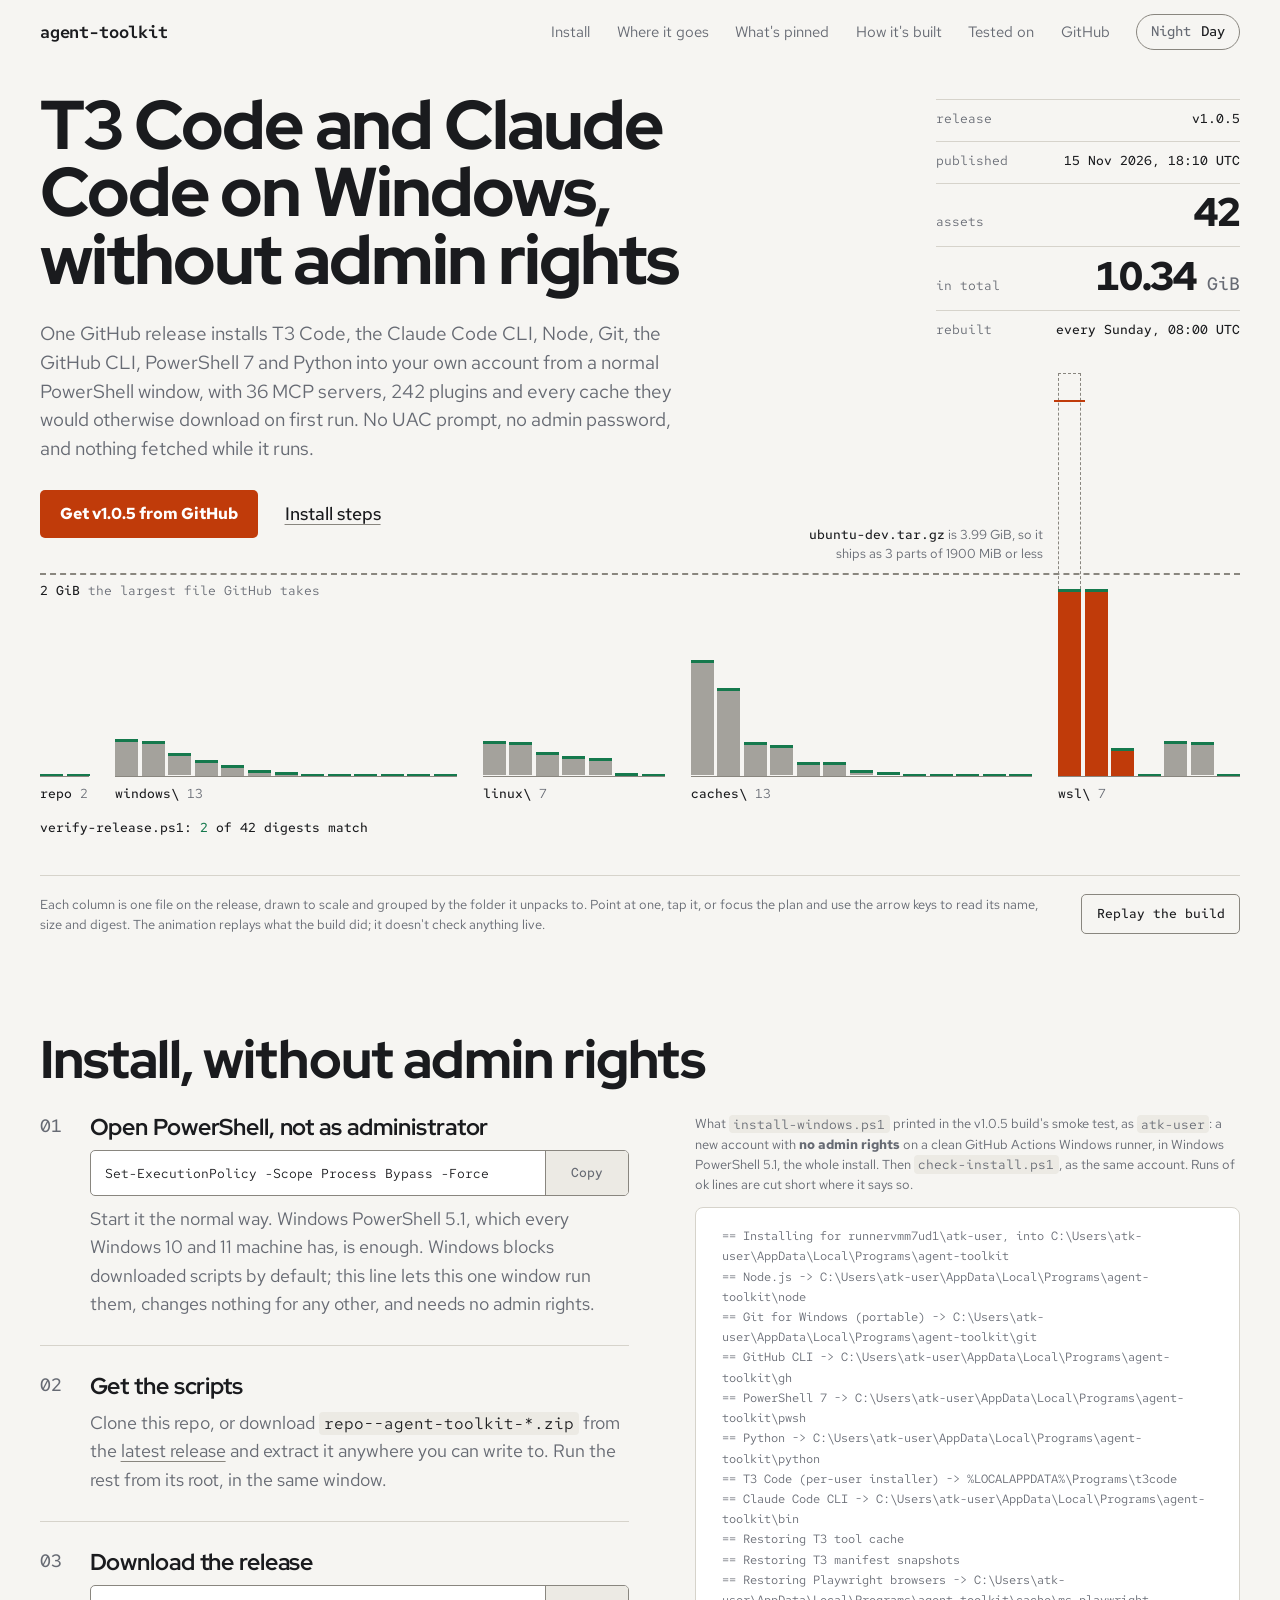
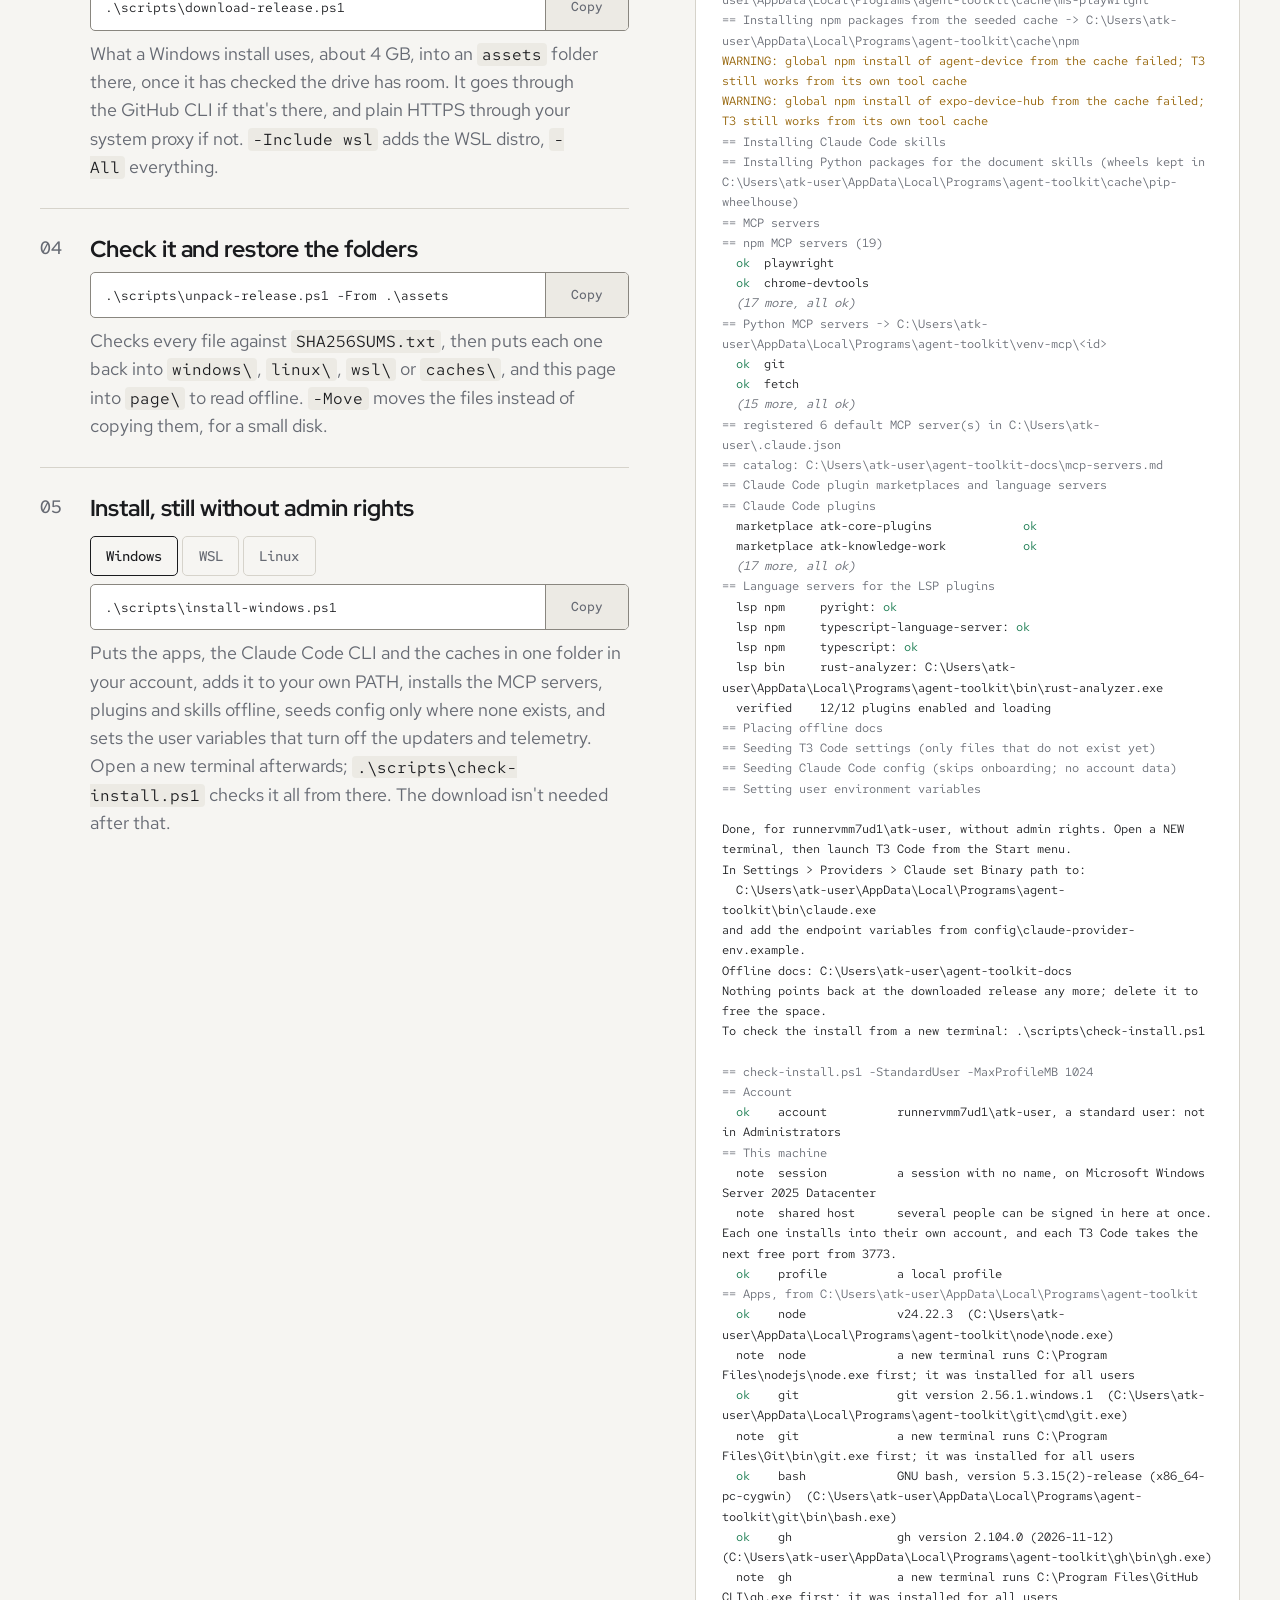
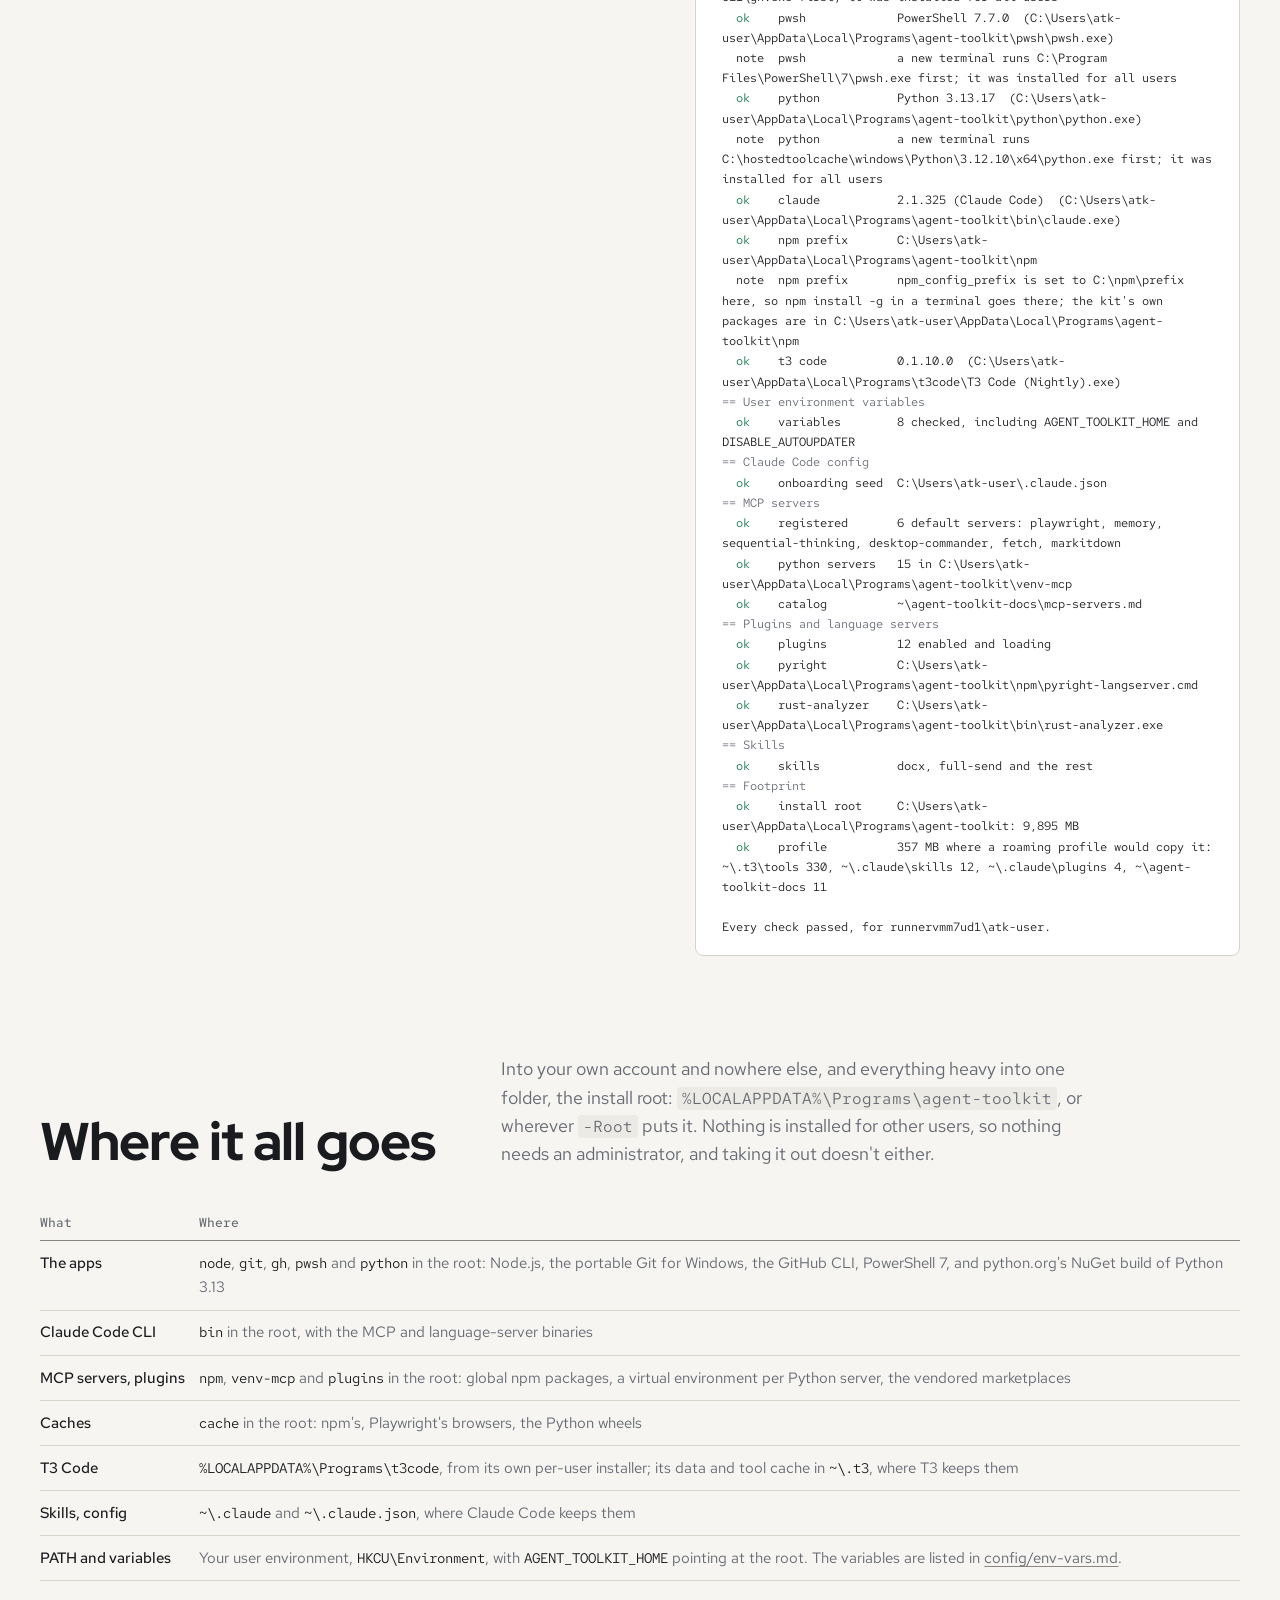
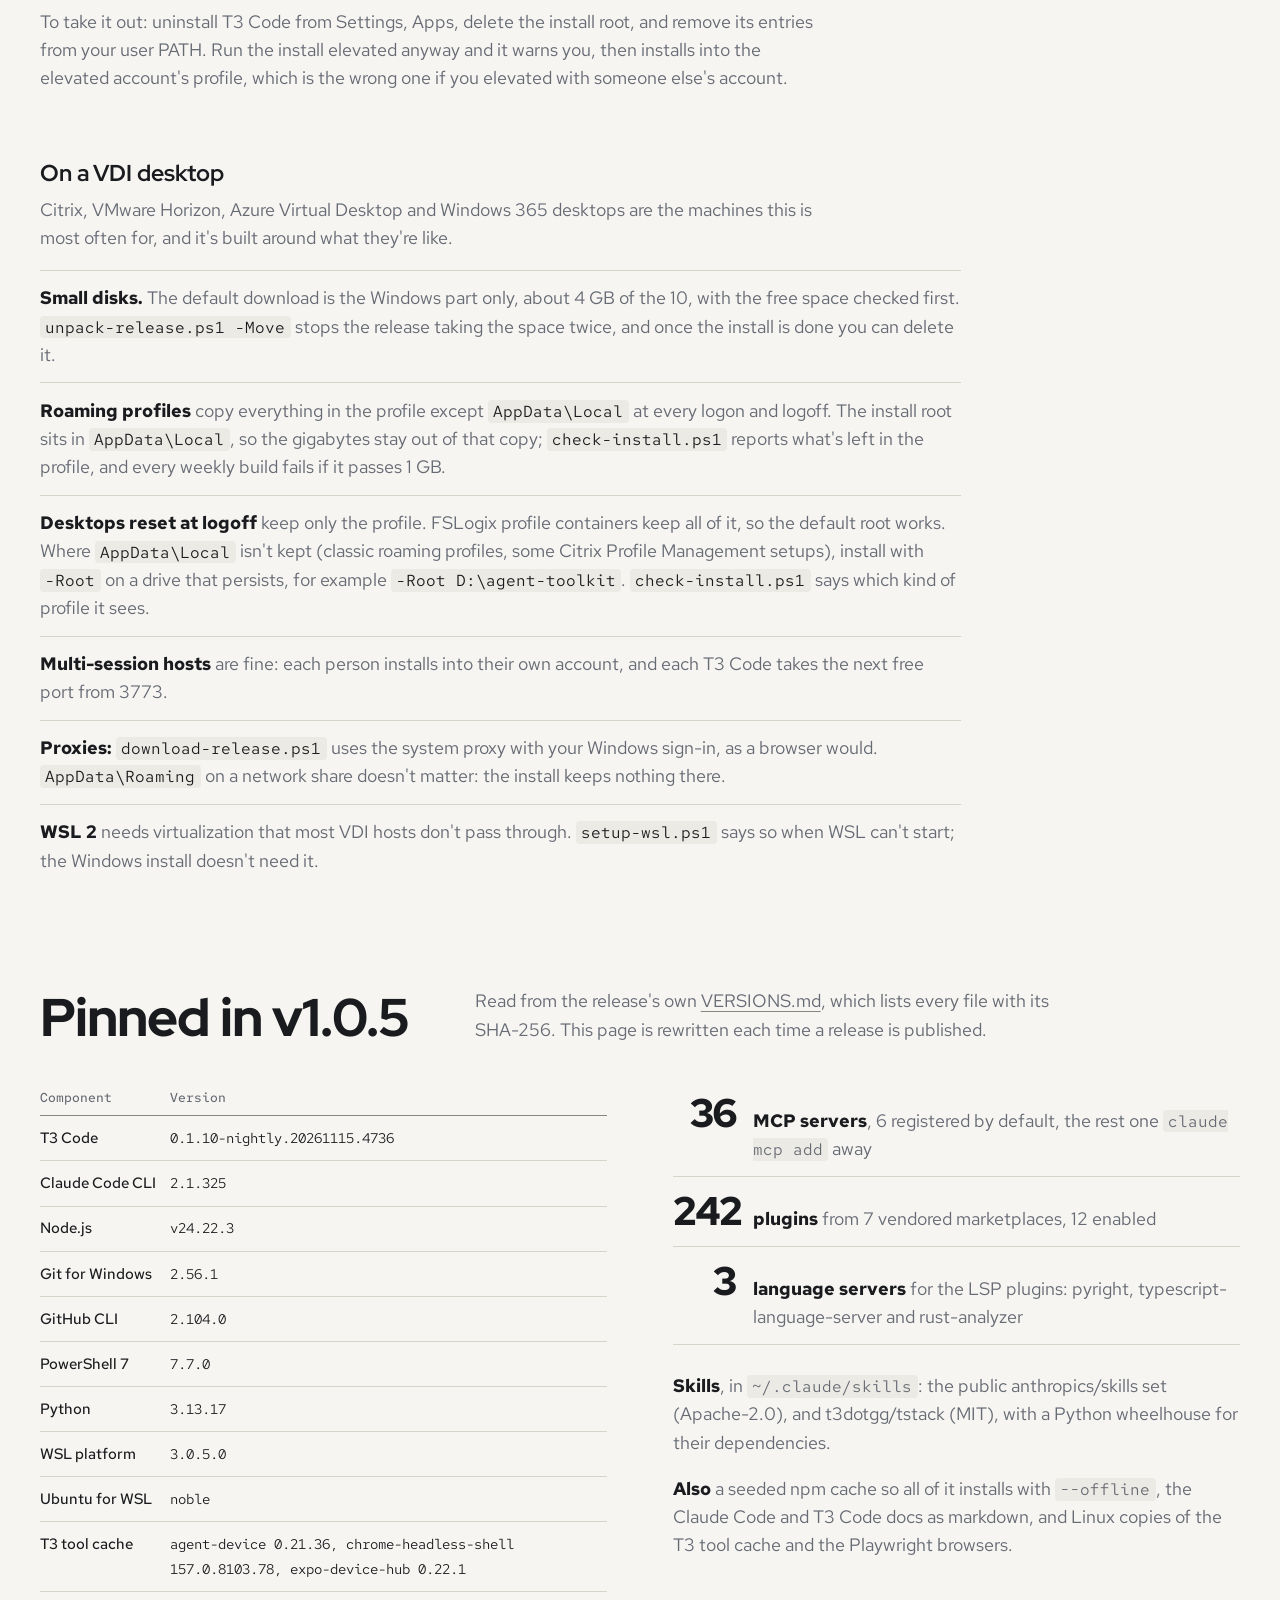
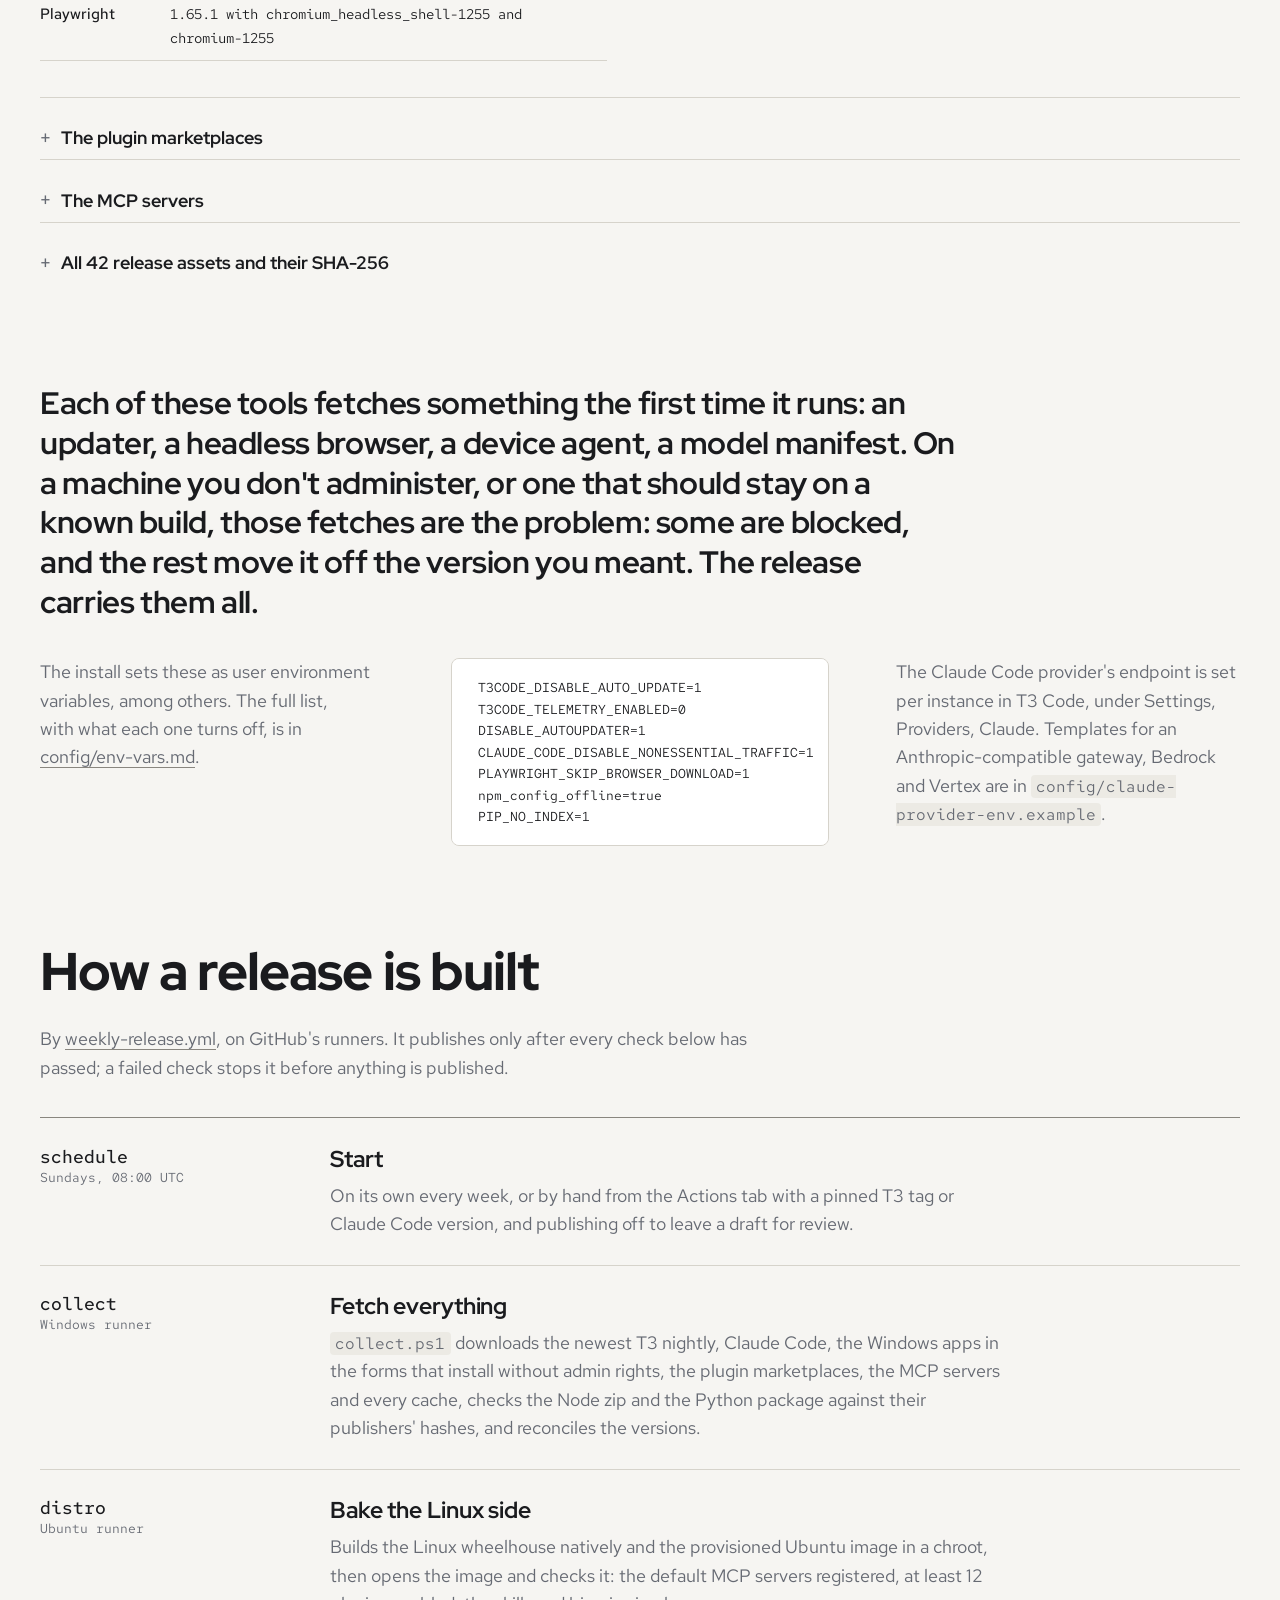
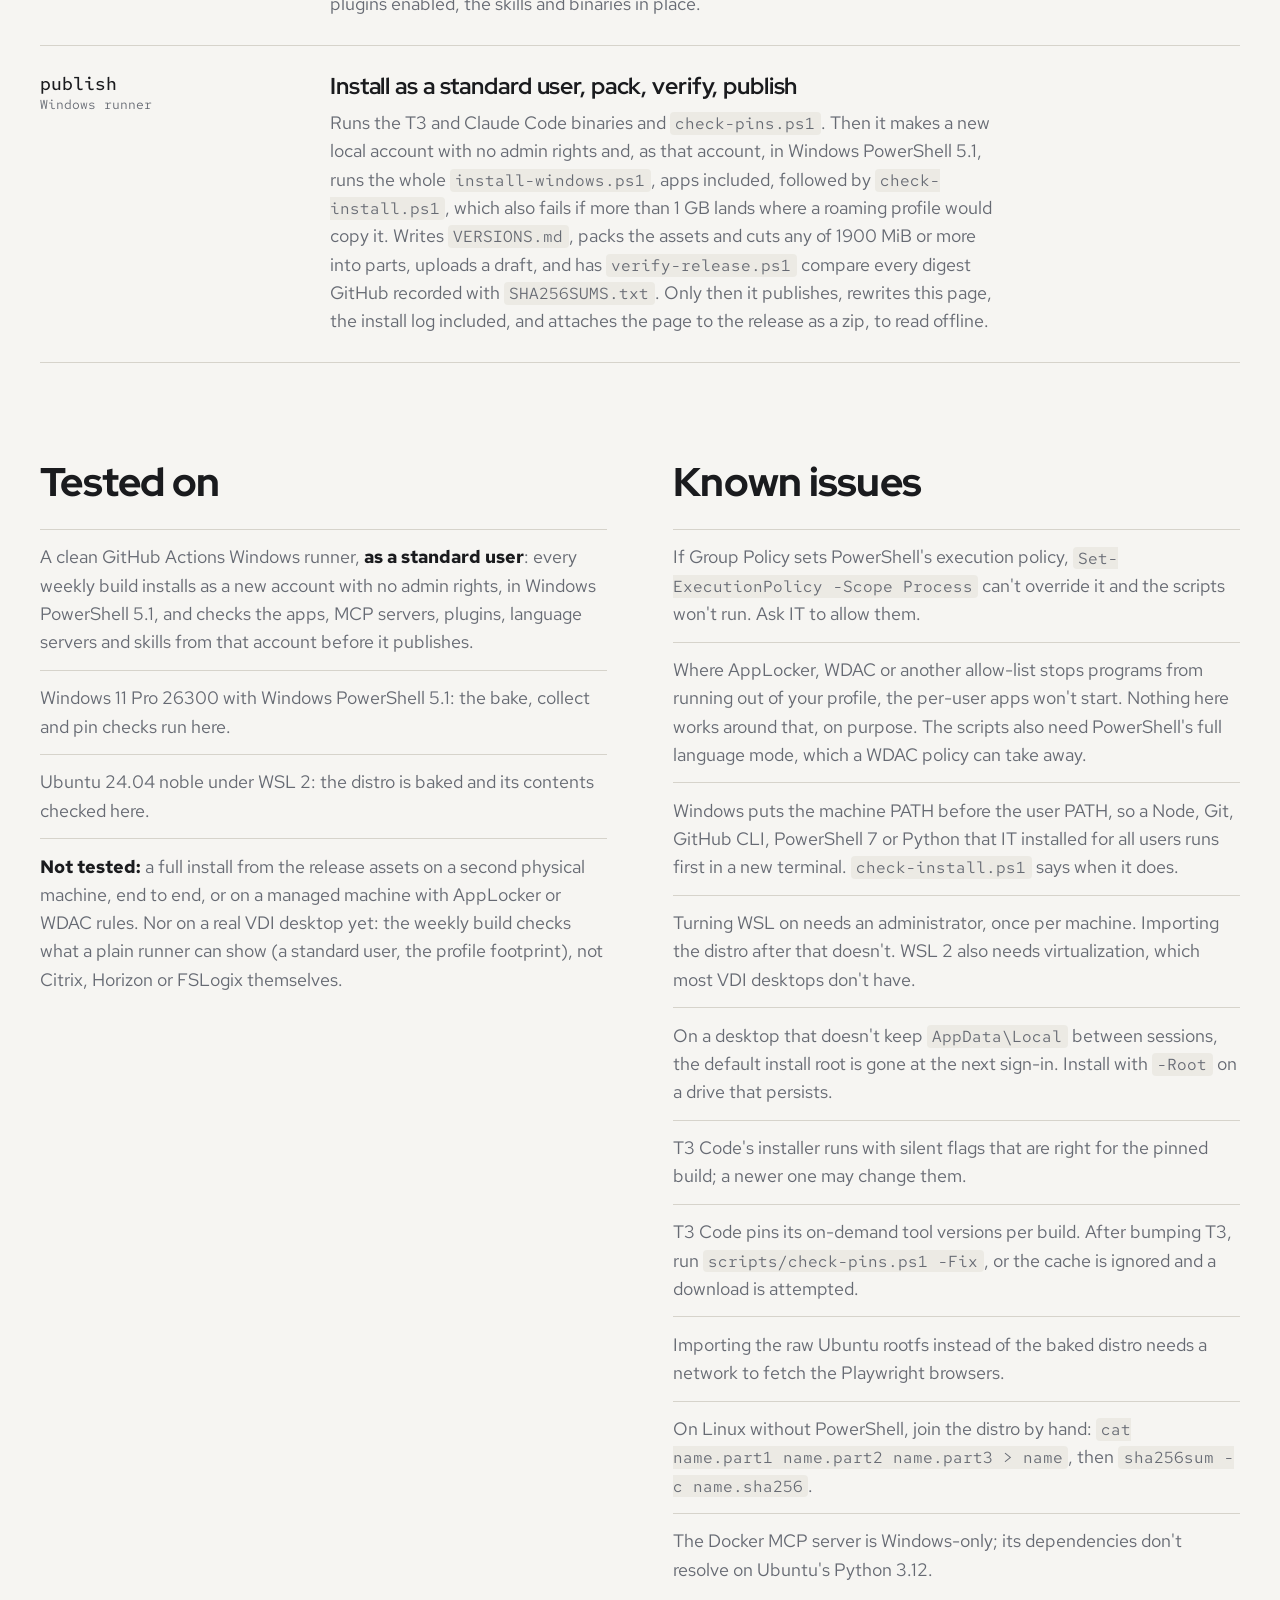
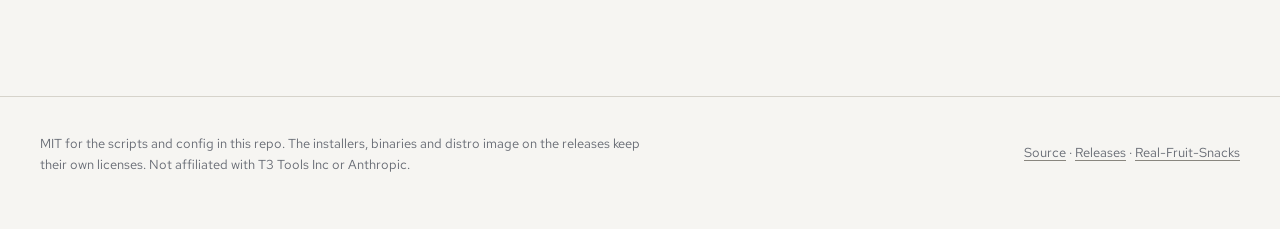
<file: docs/index.html>
<!DOCTYPE html>
<html lang="en">
<head>
<meta charset="UTF-8">
<meta name="viewport" content="width=device-width, initial-scale=1.0">
<title>agent-toolkit: T3 Code and Claude Code on Windows, without admin rights</title>
<meta name="description" content="One GitHub release, rebuilt every Sunday, that installs T3 Code, the Claude Code CLI, Node, Git, the GitHub CLI, PowerShell 7 and Python into your own Windows account from a normal PowerShell: no administrator, no UAC prompt, nothing downloaded while it runs. With MCP servers, plugins, skills and every cache they would otherwise fetch.">
<link rel="canonical" href="https://real-fruit-snacks.github.io/agent-toolkit/">
<meta property="og:title" content="agent-toolkit">
<meta property="og:description" content="T3 Code, Claude Code and the tools around them, installed on Windows without admin rights, from one GitHub release that is rebuilt every Sunday and checked by digest before it ships.">
<meta property="og:type" content="website">
<meta property="og:url" content="https://real-fruit-snacks.github.io/agent-toolkit/">
<meta property="og:image" content="https://real-fruit-snacks.github.io/agent-toolkit/assets/social.png">
<meta property="og:image:width" content="1280">
<meta property="og:image:height" content="640">
<meta property="og:image:alt" content="agent-toolkit's latest release drawn to scale: one column per asset under a 2 GiB line, the Ubuntu distro split into three parts">
<meta name="twitter:card" content="summary_large_image">
<link rel="icon" href="favicon.ico" sizes="32x32">
<link rel="icon" href="icon.svg" type="image/svg+xml">
<link rel="apple-touch-icon" href="apple-touch-icon.png">
<link rel="manifest" href="manifest.webmanifest">
<meta name="theme-color" content="#0C0D10">
<script>
  // A saved theme wins over the system setting. The key is shared with the other RFS pages.
  try { var t = localStorage.getItem('rfs-theme'); if (t === 'nightshift' || t === 'dayshift') document.documentElement.dataset.theme = t; } catch (e) {}
</script>
<link rel="preload" href="fonts/red-hat-display-latin.woff2" as="font" type="font/woff2" crossorigin>
<link rel="preload" href="fonts/red-hat-text-latin.woff2" as="font" type="font/woff2" crossorigin>
<link rel="preload" href="fonts/red-hat-mono-latin.woff2" as="font" type="font/woff2" crossorigin>
<link rel="stylesheet" href="styles.css">
</head>
<body>
<a class="skip" href="#install">Skip to the install steps</a>

<header class="top">
  <div class="wrap">
    <a class="name" href="./" aria-label="agent-toolkit, top of the page">agent-toolkit</a>
    <nav aria-label="Page">
      <a href="#install">Install</a>
      <a href="#where">Where it goes</a>
      <a href="#whats">What's pinned</a>
      <a href="#build">How it's built</a>
      <a href="#tested">Tested on</a>
      <a href="https://github.com/Real-Fruit-Snacks/agent-toolkit">GitHub</a>
    </nav>
    <button class="theme" type="button" id="theme"><span class="sr-only">Theme: </span><span class="t-night">Night</span><span class="t-day">Day</span></button>
  </div>
</header>

<main>
<section class="hero" style="--head:1.9944" aria-labelledby="title">
  <div class="wrap">
    <div class="intro">
      <h1 id="title">T3 Code and Claude Code on Windows, without admin&nbsp;rights</h1>
      <p class="lede">One GitHub release installs T3 Code, the Claude Code CLI, Node, Git, the GitHub CLI, PowerShell&nbsp;7 and Python into your own account from a normal PowerShell window, with <!-- gen:mcp-count -->36<!-- /gen:mcp-count --> MCP servers, <!-- gen:plugin-count -->242<!-- /gen:plugin-count --> plugins and every cache they would otherwise download on first run. No UAC prompt, no admin password, and nothing fetched while it runs.</p>
      <p class="acts"><!-- gen:get --><a class="get" href="https://github.com/Real-Fruit-Snacks/agent-toolkit/releases/tag/v1.0.5">Get v1.0.5 from GitHub</a><!-- /gen:get --> <a class="how" href="#install">Install steps</a></p>
    </div>

    <dl class="label" aria-label="The latest release">
      <!-- gen:label --><div><dt>release</dt><dd>v1.0.5</dd></div><div><dt>published</dt><dd><time datetime="2026-11-15T18:10Z">15 Nov 2026, 18:10 UTC</time></dd></div><div class="big"><dt>assets</dt><dd>42</dd></div><div class="big"><dt>in total</dt><dd>10.34<small>&nbsp;GiB</small></dd></div><!-- /gen:label -->
      <div><dt>rebuilt</dt><dd>every Sunday, 08:00&nbsp;UTC</dd></div>
    </dl>

    <figure class="plan run" id="plan">
      <!-- gen:plan --><div class="stage" style="--head:1.9944;grid-template-columns:1fr 1fr var(--gg) 1fr 1fr 1fr 1fr 1fr 1fr 1fr 1fr 1fr 1fr 1fr 1fr 1fr var(--gg) 1fr 1fr 1fr 1fr 1fr 1fr 1fr var(--gg) 1fr 1fr 1fr 1fr 1fr 1fr 1fr 1fr 1fr 1fr 1fr 1fr 1fr var(--gg) 1fr 1fr 1fr 1fr 1fr 1fr 1fr"><p class="limit"><span>2&nbsp;GiB</span> <span class="std">the largest file GitHub takes</span><span class="over" aria-hidden="true">ubuntu-dev.tar.gz is over it</span></p><p class="note" style="grid-column:1 / 40"><b>ubuntu-dev.tar.gz</b> is 3.99 GiB, so it ships as 3&nbsp;parts of 1900&nbsp;MiB or less</p><span class="ghost" style="grid-column:40;--h1:0.9277;--hw:1.9944" aria-hidden="true"><i style="--at:0.9277"></i></span><ol class="cols" aria-hidden="true"><li class="col" style="--h:0.0004;--i:0;grid-column:1" data-n="repo--agent-toolkit-v1.0.5.zip" data-s="925 KiB" data-d="ee084bd361c7" data-to="the repo itself, for a machine without a clone"></li><li class="col" style="--h:0;--i:1;grid-column:2" data-n="SHA256SUMS.txt" data-s="4.0 KiB" data-d="ceff09eff093" data-to="the SHA-256 of every other asset"></li><li class="col" style="--h:0.1821;--i:2;grid-column:4" data-n="windows--T3-Code-0.1.10-nightly.20261115.4736-x64.exe" data-s="373 MiB" data-d="8188b55dad07" data-to="goes to windows\"></li><li class="col" style="--h:0.1734;--i:3;grid-column:5" data-n="windows--claude-2.1.325-win32-x64.exe" data-s="355 MiB" data-d="87e0cb6ae0f4" data-to="goes to windows\claude-code\"></li><li class="col" style="--h:0.1109;--i:4;grid-column:6" data-n="windows--T3-Code-0.1.10-nightly.20261115.4736-x64.zip" data-s="227 MiB" data-d="694ee25210fd" data-to="goes to windows\"></li><li class="col" style="--h:0.078;--i:5;grid-column:7" data-n="windows--t3-0.1.10-nightly.20261115.4736-win32-x64.zip" data-s="160 MiB" data-d="2a19a5b3b3ee" data-to="goes to windows\"></li><li class="col" style="--h:0.0537;--i:6;grid-column:8" data-n="windows--PowerShell-7.7.0-win-x64.zip" data-s="110 MiB" data-d="7c74e03b20a7" data-to="goes to windows\"></li><li class="col" style="--h:0.028;--i:7;grid-column:9" data-n="windows--PortableGit-2.56.1-64-bit.7z.exe" data-s="57 MiB" data-d="9dd04a608ceb" data-to="goes to windows\"></li><li class="col" style="--h:0.0176;--i:8;grid-column:10" data-n="windows--node-v24.22.3-win-x64.zip" data-s="36 MiB" data-d="e612af99f626" data-to="goes to windows\"></li><li class="col" style="--h:0.0071;--i:9;grid-column:11" data-n="windows--gh_2.104.0_windows_amd64.zip" data-s="14 MiB" data-d="08c06d10482f" data-to="goes to windows\"></li><li class="col" style="--h:0.0069;--i:10;grid-column:12" data-n="windows--python.3.13.17.nupkg" data-s="14 MiB" data-d="dce409744b08" data-to="goes to windows\"></li><li class="col" style="--h:0;--i:11;grid-column:13" data-n="windows--SHASUMS256-node-v24.22.2.txt" data-s="3.1 KiB" data-d="d34bb3c58242" data-to="goes to windows\"></li><li class="col" style="--h:0;--i:12;grid-column:14" data-n="windows--SHASUMS256-node-v24.22.3.txt" data-s="3.1 KiB" data-d="06d17307d84e" data-to="goes to windows\"></li><li class="col" style="--h:0;--i:13;grid-column:15" data-n="windows--SHA256SUMS" data-s="576 bytes" data-d="a08113d8a886" data-to="goes to windows\"></li><li class="col" style="--h:0;--i:14;grid-column:16" data-n="windows--nightly.yml" data-s="439 bytes" data-d="0aa4ca00c7fa" data-to="goes to windows\"></li><li class="col" style="--h:0.1704;--i:15;grid-column:18" data-n="linux--claude-2.1.325-linux-x64" data-s="349 MiB" data-d="0dc4f4a9a165" data-to="goes to linux\claude-code\"></li><li class="col" style="--h:0.164;--i:16;grid-column:19" data-n="linux--claude-2.1.325-linux-x64-musl" data-s="336 MiB" data-d="a5e3bd36dce9" data-to="goes to linux\claude-code\"></li><li class="col" style="--h:0.1176;--i:17;grid-column:20" data-n="linux--T3-Code-Nightly-x86_64.AppImage" data-s="241 MiB" data-d="77dc93008526" data-to="goes to linux\"></li><li class="col" style="--h:0.0966;--i:18;grid-column:21" data-n="linux--T3-Code-0.1.10-nightly.20261115.4736-amd64.deb" data-s="198 MiB" data-d="39554eedf18d" data-to="goes to linux\"></li><li class="col" style="--h:0.0852;--i:19;grid-column:22" data-n="linux--t3-0.1.10-nightly.20261115.4736-linux-x64.tar.gz" data-s="175 MiB" data-d="3e84b6fd1c14" data-to="goes to linux\"></li><li class="col" style="--h:0.0149;--i:20;grid-column:23" data-n="linux--node-v24.22.3-linux-x64.tar.xz" data-s="31 MiB" data-d="4f2b175a6d53" data-to="goes to linux\"></li><li class="col" style="--h:0.007;--i:21;grid-column:24" data-n="linux--gh_2.104.0_linux_amd64.deb" data-s="14 MiB" data-d="f90d578cbc4c" data-to="goes to linux\"></li><li class="col" style="--h:0.5714;--i:22;grid-column:26" data-n="caches--npm-cache.zip" data-s="1.14 GiB" data-d="f146ab3c760c" data-to="unzips to caches\npm-cache\"></li><li class="col" style="--h:0.4357;--i:23;grid-column:27" data-n="caches--pip-wheelhouse.zip" data-s="892 MiB" data-d="12c3ea2b3d48" data-to="unzips to caches\pip-wheelhouse\"></li><li class="col" style="--h:0.1668;--i:24;grid-column:28" data-n="caches--playwright-browsers.zip" data-s="342 MiB" data-d="dddb1d2a1903" data-to="unzips to caches\playwright-browsers\"></li><li class="col" style="--h:0.1497;--i:25;grid-column:29" data-n="caches--playwright-browsers-linux.zip" data-s="306 MiB" data-d="9d703b2b1dfd" data-to="unzips to caches\playwright-browsers-linux\"></li><li class="col" style="--h:0.0693;--i:26;grid-column:30" data-n="caches--t3-tools-win.zip" data-s="142 MiB" data-d="07fe63b14c93" data-to="unzips to caches\t3-tools-win\"></li><li class="col" style="--h:0.0685;--i:27;grid-column:31" data-n="caches--t3-tools-linux.zip" data-s="140 MiB" data-d="d60dd457eb42" data-to="unzips to caches\t3-tools-linux\"></li><li class="col" style="--h:0.0265;--i:28;grid-column:32" data-n="caches--mcp-bin.zip" data-s="54 MiB" data-d="d87b554f0b54" data-to="unzips to caches\mcp-bin\"></li><li class="col" style="--h:0.0156;--i:29;grid-column:33" data-n="caches--lsp-bin.zip" data-s="32 MiB" data-d="57f994d39a76" data-to="unzips to caches\lsp-bin\"></li><li class="col" style="--h:0.0099;--i:30;grid-column:34" data-n="caches--claude-plugins.zip" data-s="20 MiB" data-d="4d43441343ee" data-to="unzips to caches\claude-plugins\"></li><li class="col" style="--h:0.0065;--i:31;grid-column:35" data-n="caches--npm.zip" data-s="13 MiB" data-d="5f4b6c40dd2f" data-to="unzips to caches\npm\"></li><li class="col" style="--h:0.0021;--i:32;grid-column:36" data-n="caches--claude-skills.zip" data-s="4.2 MiB" data-d="5e93833b66ad" data-to="unzips to caches\claude-skills\"></li><li class="col" style="--h:0.0015;--i:33;grid-column:37" data-n="caches--claude-code-docs.zip" data-s="3.2 MiB" data-d="af70a3215f97" data-to="unzips to caches\claude-code-docs\"></li><li class="col" style="--h:0.0001;--i:34;grid-column:38" data-n="caches--t3-userdata.zip" data-s="147 KiB" data-d="9def00485e82" data-to="unzips to caches\t3-userdata\"></li><li class="col part" style="--h:0.9277;--i:35;grid-column:40;--dx:0;--dy:0;--hw:1.9944" data-n="wsl--ubuntu-dev.tar.gz.part1" data-s="1.86 GiB" data-d="bb5f99bfef32" data-to="joined into wsl\ubuntu-dev.tar.gz"></li><li class="col part" style="--h:0.9277;--i:36;grid-column:41;--dx:1;--dy:0.9277;--hw:1.9944" data-n="wsl--ubuntu-dev.tar.gz.part2" data-s="1.86 GiB" data-d="01a1d6f4fc13" data-to="joined into wsl\ubuntu-dev.tar.gz"></li><li class="col part" style="--h:0.139;--i:37;grid-column:42;--dx:2;--dy:1.8555;--hw:1.9944" data-n="wsl--ubuntu-dev.tar.gz.part3" data-s="285 MiB" data-d="584c585eb33e" data-to="joined into wsl\ubuntu-dev.tar.gz"></li><li class="col" style="--h:0;--i:38;grid-column:43" data-n="wsl--ubuntu-dev.tar.gz.sha256" data-s="88 bytes" data-d="c17f0c52d8e8" data-to="checks the joined ubuntu-dev.tar.gz"></li><li class="col" style="--h:0.1713;--i:39;grid-column:44" data-n="wsl--wsl.3.0.5.0.x64.msi" data-s="351 MiB" data-d="2313efc5873e" data-to="goes to wsl\"></li><li class="col" style="--h:0.1661;--i:40;grid-column:45" data-n="wsl--ubuntu-noble-wsl-amd64-wsl.rootfs.tar.gz" data-s="340 MiB" data-d="8251e27ffff3" data-to="goes to wsl\"></li><li class="col" style="--h:0;--i:41;grid-column:46" data-n="wsl--ubuntu-noble-SHA256SUMS" data-s="642 bytes" data-d="337176fdeda3" data-to="goes to wsl\"></li></ol><ol class="groups" aria-hidden="true"><li style="grid-column:1 / 3"><b>repo</b> <span>2</span></li><li style="grid-column:4 / 17"><b>windows\</b> <span>13</span></li><li style="grid-column:18 / 25"><b>linux\</b> <span>7</span></li><li style="grid-column:26 / 39"><b>caches\</b> <span>13</span></li><li style="grid-column:40 / 47"><b>wsl\</b> <span>7</span></li></ol></div><div class="plan-foot" data-pack="Packing v1.0.5: 42 assets, 10.34 GiB" data-done="Release v1.0.5 is consistent: 42 assets, digests match SHA256SUMS.txt." data-over="ubuntu-dev.tar.gz is 3.99 GiB: over GitHub&#x27;s 2 GiB limit" data-split="package-release.ps1 cuts it into 3 parts, plus a .sha256 to check the join" data-count="42"><p class="readout" id="readout" aria-live="polite">Release v1.0.5 is consistent: 42 assets, digests match SHA256SUMS.txt.</p></div><!-- /gen:plan -->
      <figcaption>
        <span>Each column is one file on the release, drawn to scale and grouped by the folder it unpacks to. Point at one, tap it, or focus the plan and use the arrow keys to read its name, size and digest. The animation replays what the build did; it doesn't check anything live.</span>
        <button class="replay" type="button" id="replay">Replay the build</button>
      </figcaption>
    </figure>
  </div>
</section>

<section class="install" id="install" aria-labelledby="install-h">
  <div class="wrap">
    <h2 id="install-h">Install, without admin rights</h2>
    <div class="install-grid">
      <ol class="steps">
        <li>
          <h3>Open PowerShell, not as administrator</h3>
          <div class="cmd"><code>Set-ExecutionPolicy -Scope Process Bypass -Force</code><button class="copy" type="button" data-copy="Set-ExecutionPolicy -Scope Process Bypass -Force">Copy</button></div>
          <p>Start it the normal way. Windows PowerShell 5.1, which every Windows 10 and 11 machine has, is enough. Windows blocks downloaded scripts by default; this line lets this one window run them, changes nothing for any other, and needs no admin rights.</p>
        </li>
        <li>
          <h3>Get the scripts</h3>
          <p>Clone this repo, or download <code>repo--agent-toolkit-*.zip</code> from the <a href="https://github.com/Real-Fruit-Snacks/agent-toolkit/releases/latest">latest release</a> and extract it anywhere you can write to. Run the rest from its root, in the same window.</p>
        </li>
        <li>
          <h3>Download the release</h3>
          <div class="cmd"><code>.\scripts\download-release.ps1</code><button class="copy" type="button" data-copy=".\scripts\download-release.ps1">Copy</button></div>
          <p>What a Windows install uses, about 4&nbsp;GB, into an <code>assets</code> folder there, once it has checked the drive has room. It goes through the GitHub CLI if that's there, and plain HTTPS through your system proxy if not. <code>-Include wsl</code> adds the WSL distro, <code>-All</code> everything.</p>
        </li>
        <li>
          <h3>Check it and restore the folders</h3>
          <div class="cmd"><code>.\scripts\unpack-release.ps1 -From .\assets</code><button class="copy" type="button" data-copy=".\scripts\unpack-release.ps1 -From .\assets">Copy</button></div>
          <p>Checks every file against <code>SHA256SUMS.txt</code>, then puts each one back into <code>windows\</code>, <code>linux\</code>, <code>wsl\</code> or <code>caches\</code>, and this page into <code>page\</code> to read offline. <code>-Move</code> moves the files instead of copying them, for a small disk.</p>
        </li>
        <li id="platforms">
          <h3>Install, still without admin rights</h3>
          <div class="tabs" role="tablist" aria-label="Platform">
            <button type="button" role="tab" id="tab-win" aria-controls="pane-win" aria-selected="true">Windows</button>
            <button type="button" role="tab" id="tab-wsl" aria-controls="pane-wsl" aria-selected="false" tabindex="-1">WSL</button>
            <button type="button" role="tab" id="tab-lin" aria-controls="pane-lin" aria-selected="false" tabindex="-1">Linux</button>
          </div>
          <div class="pane" role="tabpanel" id="pane-win" aria-labelledby="tab-win">
            <div class="cmd"><code>.\scripts\install-windows.ps1</code><button class="copy" type="button" data-copy=".\scripts\install-windows.ps1">Copy</button></div>
            <p>Puts the apps, the Claude Code CLI and the caches in one folder in your account, adds it to your own PATH, installs the MCP servers, plugins and skills offline, seeds config only where none exists, and sets the user variables that turn off the updaters and telemetry. Open a new terminal afterwards; <code>.\scripts\check-install.ps1</code> checks it all from there. The download isn't needed after that.</p>
          </div>
          <div class="pane" role="tabpanel" id="pane-wsl" aria-labelledby="tab-wsl">
            <div class="cmd"><code>.\scripts\setup-wsl.ps1</code><button class="copy" type="button" data-copy=".\scripts\setup-wsl.ps1">Copy</button></div>
            <p>Imports <code>ubuntu-dev</code>, a distro that already has Git, Node, the GitHub CLI and the Claude Code CLI inside it, into your account. With WSL already on the machine, that needs no admin rights. Turning WSL on in the first place does, once: without WSL the script stops and says so, and from an elevated PowerShell it installs WSL from the bundled MSI, after which Windows may want a reboot.</p>
          </div>
          <div class="pane" role="tabpanel" id="pane-lin" aria-labelledby="tab-lin">
            <div class="cmd"><code>sudo bash scripts/install-linux.sh</code><button class="copy" type="button" data-copy="sudo bash scripts/install-linux.sh">Copy</button></div>
            <p>For a standalone Debian or Ubuntu machine, where you do need root, with <code>linux/</code> and <code>caches/</code> restored: installs T3 Code from the <code>.deb</code> and provisions the same tools as the WSL distro.</p>
          </div>
        </li>
      </ol>

      <figure class="log">
        <!-- gen:log --><figcaption>What <code>install-windows.ps1</code> printed in the v1.0.5 build's smoke test, as <code>atk-user</code>: a new account with <strong>no admin rights</strong> on a clean GitHub Actions Windows runner, in Windows PowerShell 5.1, the whole install. Then <code>check-install.ps1</code>, as the same account. Runs of ok lines are cut short where it says so.</figcaption>
<pre><code><span class="h">== Installing for runnervmm7ud1\atk-user, into C:\Users\atk-user\AppData\Local\Programs\agent-toolkit</span>
<span class="h">== Node.js -&gt; C:\Users\atk-user\AppData\Local\Programs\agent-toolkit\node</span>
<span class="h">== Git for Windows (portable) -&gt; C:\Users\atk-user\AppData\Local\Programs\agent-toolkit\git</span>
<span class="h">== GitHub CLI -&gt; C:\Users\atk-user\AppData\Local\Programs\agent-toolkit\gh</span>
<span class="h">== PowerShell 7 -&gt; C:\Users\atk-user\AppData\Local\Programs\agent-toolkit\pwsh</span>
<span class="h">== Python -&gt; C:\Users\atk-user\AppData\Local\Programs\agent-toolkit\python</span>
<span class="h">== T3 Code (per-user installer) -&gt; %LOCALAPPDATA%\Programs\t3code</span>
<span class="h">== Claude Code CLI -&gt; C:\Users\atk-user\AppData\Local\Programs\agent-toolkit\bin</span>
<span class="h">== Restoring T3 tool cache</span>
<span class="h">== Restoring T3 manifest snapshots</span>
<span class="h">== Restoring Playwright browsers -&gt; C:\Users\atk-user\AppData\Local\Programs\agent-toolkit\cache\ms-playwright</span>
<span class="h">== Installing npm packages from the seeded cache -&gt; C:\Users\atk-user\AppData\Local\Programs\agent-toolkit\cache\npm</span>
<span class="w">WARNING: global npm install of agent-device from the cache failed; T3 still works from its own tool cache</span>
<span class="w">WARNING: global npm install of expo-device-hub from the cache failed; T3 still works from its own tool cache</span>
<span class="h">== Installing Claude Code skills</span>
<span class="h">== Installing Python packages for the document skills (wheels kept in C:\Users\atk-user\AppData\Local\Programs\agent-toolkit\cache\pip-wheelhouse)</span>
<span class="h">== MCP servers</span>
<span class="h">== npm MCP servers (19)</span>
  <span class="ok">ok</span>  playwright
  <span class="ok">ok</span>  chrome-devtools
<span class="cut">  (17 more, all ok)</span>
<span class="h">== Python MCP servers -&gt; C:\Users\atk-user\AppData\Local\Programs\agent-toolkit\venv-mcp\&lt;id&gt;</span>
  <span class="ok">ok</span>  git
  <span class="ok">ok</span>  fetch
<span class="cut">  (15 more, all ok)</span>
<span class="h">== registered 6 default MCP server(s) in C:\Users\atk-user\.claude.json</span>
<span class="h">== catalog: C:\Users\atk-user\agent-toolkit-docs\mcp-servers.md</span>
<span class="h">== Claude Code plugin marketplaces and language servers</span>
<span class="h">== Claude Code plugins</span>
  marketplace atk-core-plugins             <span class="ok">ok</span>
  marketplace atk-knowledge-work           <span class="ok">ok</span>
<span class="cut">  (17 more, all ok)</span>
<span class="h">== Language servers for the LSP plugins</span>
  lsp npm     pyright: <span class="ok">ok</span>
  lsp npm     typescript-language-server: <span class="ok">ok</span>
  lsp npm     typescript: <span class="ok">ok</span>
  lsp bin     rust-analyzer: C:\Users\atk-user\AppData\Local\Programs\agent-toolkit\bin\rust-analyzer.exe
  verified    12/12 plugins enabled and loading
<span class="h">== Placing offline docs</span>
<span class="h">== Seeding T3 Code settings (only files that do not exist yet)</span>
<span class="h">== Seeding Claude Code config (skips onboarding; no account data)</span>
<span class="h">== Setting user environment variables</span>

Done, for runnervmm7ud1\atk-user, without admin rights. Open a NEW terminal, then launch T3 Code from the Start menu.
In Settings &gt; Providers &gt; Claude set Binary path to:
  C:\Users\atk-user\AppData\Local\Programs\agent-toolkit\bin\claude.exe
and add the endpoint variables from config\claude-provider-env.example.
Offline docs: C:\Users\atk-user\agent-toolkit-docs
Nothing points back at the downloaded release any more; delete it to free the space.
To check the install from a new terminal: .\scripts\check-install.ps1

<span class="h">== check-install.ps1 -StandardUser -MaxProfileMB 1024</span>
<span class="h">== Account</span>
  <span class="ok">ok</span>    account          runnervmm7ud1\atk-user, a standard user: not in Administrators
<span class="h">== This machine</span>
  note  session          a session with no name, on Microsoft Windows Server 2025 Datacenter
  note  shared host      several people can be signed in here at once. Each one installs into their own account, and each T3 Code takes the next free port from 3773.
  <span class="ok">ok</span>    profile          a local profile
<span class="h">== Apps, from C:\Users\atk-user\AppData\Local\Programs\agent-toolkit</span>
  <span class="ok">ok</span>    node             v24.22.3  (C:\Users\atk-user\AppData\Local\Programs\agent-toolkit\node\node.exe)
  note  node             a new terminal runs C:\Program Files\nodejs\node.exe first; it was installed for all users
  <span class="ok">ok</span>    git              git version 2.56.1.windows.1  (C:\Users\atk-user\AppData\Local\Programs\agent-toolkit\git\cmd\git.exe)
  note  git              a new terminal runs C:\Program Files\Git\bin\git.exe first; it was installed for all users
  <span class="ok">ok</span>    bash             GNU bash, version 5.3.15(2)-release (x86_64-pc-cygwin)  (C:\Users\atk-user\AppData\Local\Programs\agent-toolkit\git\bin\bash.exe)
  <span class="ok">ok</span>    gh               gh version 2.104.0 (2026-11-12)  (C:\Users\atk-user\AppData\Local\Programs\agent-toolkit\gh\bin\gh.exe)
  note  gh               a new terminal runs C:\Program Files\GitHub CLI\gh.exe first; it was installed for all users
  <span class="ok">ok</span>    pwsh             PowerShell 7.7.0  (C:\Users\atk-user\AppData\Local\Programs\agent-toolkit\pwsh\pwsh.exe)
  note  pwsh             a new terminal runs C:\Program Files\PowerShell\7\pwsh.exe first; it was installed for all users
  <span class="ok">ok</span>    python           Python 3.13.17  (C:\Users\atk-user\AppData\Local\Programs\agent-toolkit\python\python.exe)
  note  python           a new terminal runs C:\hostedtoolcache\windows\Python\3.12.10\x64\python.exe first; it was installed for all users
  <span class="ok">ok</span>    claude           2.1.325 (Claude Code)  (C:\Users\atk-user\AppData\Local\Programs\agent-toolkit\bin\claude.exe)
  <span class="ok">ok</span>    npm prefix       C:\Users\atk-user\AppData\Local\Programs\agent-toolkit\npm
  note  npm prefix       npm_config_prefix is set to C:\npm\prefix here, so npm install -g in a terminal goes there; the kit&#x27;s own packages are in C:\Users\atk-user\AppData\Local\Programs\agent-toolkit\npm
  <span class="ok">ok</span>    t3 code          0.1.10.0  (C:\Users\atk-user\AppData\Local\Programs\t3code\T3 Code (Nightly).exe)
<span class="h">== User environment variables</span>
  <span class="ok">ok</span>    variables        8 checked, including AGENT_TOOLKIT_HOME and DISABLE_AUTOUPDATER
<span class="h">== Claude Code config</span>
  <span class="ok">ok</span>    onboarding seed  C:\Users\atk-user\.claude.json
<span class="h">== MCP servers</span>
  <span class="ok">ok</span>    registered       6 default servers: playwright, memory, sequential-thinking, desktop-commander, fetch, markitdown
  <span class="ok">ok</span>    python servers   15 in C:\Users\atk-user\AppData\Local\Programs\agent-toolkit\venv-mcp
  <span class="ok">ok</span>    catalog          ~\agent-toolkit-docs\mcp-servers.md
<span class="h">== Plugins and language servers</span>
  <span class="ok">ok</span>    plugins          12 enabled and loading
  <span class="ok">ok</span>    pyright          C:\Users\atk-user\AppData\Local\Programs\agent-toolkit\npm\pyright-langserver.cmd
  <span class="ok">ok</span>    rust-analyzer    C:\Users\atk-user\AppData\Local\Programs\agent-toolkit\bin\rust-analyzer.exe
<span class="h">== Skills</span>
  <span class="ok">ok</span>    skills           docx, full-send and the rest
<span class="h">== Footprint</span>
  <span class="ok">ok</span>    install root     C:\Users\atk-user\AppData\Local\Programs\agent-toolkit: 9,895 MB
  <span class="ok">ok</span>    profile          357 MB where a roaming profile would copy it: ~\.t3\tools 330, ~\.claude\skills 12, ~\.claude\plugins 4, ~\agent-toolkit-docs 11

Every check passed, for runnervmm7ud1\atk-user.</code></pre><!-- /gen:log -->
      </figure>
    </div>
  </div>
</section>

<section class="where" id="where" aria-labelledby="where-h">
  <div class="wrap">
    <div class="where-head">
      <h2 id="where-h">Where it all goes</h2>
      <p>Into your own account and nowhere else, and everything heavy into one folder, the install root: <code>%LOCALAPPDATA%\<wbr>Programs\<wbr>agent-toolkit</code>, or wherever <code>-Root</code> puts it. Nothing is installed for other users, so nothing needs an administrator, and taking it out doesn't either.</p>
    </div>
    <div class="scroll"><table class="paths">
      <caption class="sr-only">What the install puts where</caption>
      <thead><tr><th scope="col">What</th><th scope="col">Where</th></tr></thead>
      <tbody>
        <tr><th scope="row">The apps</th><td><code>node</code>, <code>git</code>, <code>gh</code>, <code>pwsh</code> and <code>python</code> in the root: Node.js, the portable Git for Windows, the GitHub CLI, PowerShell&nbsp;7, and python.org's NuGet build of Python 3.13</td></tr>
        <tr><th scope="row">Claude Code CLI</th><td><code>bin</code> in the root, with the MCP and language-server binaries</td></tr>
        <tr><th scope="row">MCP servers, plugins</th><td><code>npm</code>, <code>venv-mcp</code> and <code>plugins</code> in the root: global npm packages, a virtual environment per Python server, the vendored marketplaces</td></tr>
        <tr><th scope="row">Caches</th><td><code>cache</code> in the root: npm's, Playwright's browsers, the Python wheels</td></tr>
        <tr><th scope="row">T3 Code</th><td><code>%LOCALAPPDATA%\<wbr>Programs\<wbr>t3code</code>, from its own per-user installer; its data and tool cache in <code>~\<wbr>.t3</code>, where T3 keeps them</td></tr>
        <tr><th scope="row">Skills, config</th><td><code>~\<wbr>.claude</code> and <code>~\<wbr>.claude.json</code>, where Claude Code keeps them</td></tr>
        <tr><th scope="row">PATH and variables</th><td>Your user environment, <code>HKCU\<wbr>Environment</code>, with <code>AGENT_TOOLKIT_HOME</code> pointing at the root. The variables are listed in <a href="https://github.com/Real-Fruit-Snacks/agent-toolkit/blob/main/config/env-vars.md">config/env-vars.md</a>.</td></tr>
      </tbody>
    </table></div>
    <p class="where-foot">To take it out: uninstall T3 Code from Settings, Apps, delete the install root, and remove its entries from your user PATH. Run the install elevated anyway and it warns you, then installs into the elevated account's profile, which is the wrong one if you elevated with someone else's account.</p>

    <div class="vdi">
      <h3 id="vdi">On a VDI desktop</h3>
      <p>Citrix, VMware Horizon, Azure Virtual Desktop and Windows&nbsp;365 desktops are the machines this is most often for, and it's built around what they're like.</p>
      <ul class="plain">
        <li><strong>Small disks.</strong> The default download is the Windows part only, about 4&nbsp;GB of the 10, with the free space checked first. <code>unpack-release.ps1 -Move</code> stops the release taking the space twice, and once the install is done you can delete it.</li>
        <li><strong>Roaming profiles</strong> copy everything in the profile except <code>AppData\Local</code> at every logon and logoff. The install root sits in <code>AppData\Local</code>, so the gigabytes stay out of that copy; <code>check-install.ps1</code> reports what's left in the profile, and every weekly build fails if it passes 1&nbsp;GB.</li>
        <li><strong>Desktops reset at logoff</strong> keep only the profile. FSLogix profile containers keep all of it, so the default root works. Where <code>AppData\Local</code> isn't kept (classic roaming profiles, some Citrix Profile Management setups), install with <code>-Root</code> on a drive that persists, for example <code>-Root D:\agent-toolkit</code>. <code>check-install.ps1</code> says which kind of profile it sees.</li>
        <li><strong>Multi-session hosts</strong> are fine: each person installs into their own account, and each T3 Code takes the next free port from 3773.</li>
        <li><strong>Proxies:</strong> <code>download-release.ps1</code> uses the system proxy with your Windows sign-in, as a browser would. <code>AppData\Roaming</code> on a network share doesn't matter: the install keeps nothing there.</li>
        <li><strong>WSL&nbsp;2</strong> needs virtualization that most VDI hosts don't pass through. <code>setup-wsl.ps1</code> says so when WSL can't start; the Windows install doesn't need it.</li>
      </ul>
    </div>
  </div>
</section>

<section class="whats" id="whats">
  <div class="wrap">
    <div class="whats-head">
      <h2>Pinned in v1.0.5</h2>
      <p>Read from the release's own <a href="https://github.com/Real-Fruit-Snacks/agent-toolkit/blob/main/VERSIONS.md">VERSIONS.md</a>, which lists every file with its SHA-256. This page is rewritten each time a release is published.</p>
    </div>
    <div class="whats-grid">
      <table class="pins">
        <caption class="sr-only">Pinned versions</caption>
        <thead><tr><th scope="col">Component</th><th scope="col">Version</th></tr></thead>
        <!-- gen:pins --><tbody><tr><th scope="row">T3 Code</th><td><code>0.1.10-nightly.20261115.4736</code></td></tr><tr><th scope="row">Claude Code CLI</th><td><code>2.1.325</code></td></tr><tr><th scope="row">Node.js</th><td><code>v24.22.3</code></td></tr><tr><th scope="row">Git for Windows</th><td><code>2.56.1</code></td></tr><tr><th scope="row">GitHub CLI</th><td><code>2.104.0</code></td></tr><tr><th scope="row">PowerShell 7</th><td><code>7.7.0</code></td></tr><tr><th scope="row">Python</th><td><code>3.13.17</code></td></tr><tr><th scope="row">WSL platform</th><td><code>3.0.5.0</code></td></tr><tr><th scope="row">Ubuntu for WSL</th><td><code>noble</code></td></tr><tr><th scope="row">T3 tool cache</th><td><code>agent-device 0.21.36, chrome-headless-shell 157.0.8103.78, expo-device-hub 0.22.1</code></td></tr><tr><th scope="row">Playwright</th><td><code>1.65.1 with chromium_headless_shell-1255 and chromium-1255</code></td></tr></tbody><!-- /gen:pins -->
      </table>
      <div class="bundle">
        <ul class="qtys">
          <!-- gen:counts --><li><b class="qty">36</b><span><strong>MCP servers</strong>, 6 registered by default, the rest one <code>claude mcp add</code> away</span></li><li><b class="qty">242</b><span><strong>plugins</strong> from 7 vendored marketplaces, 12 enabled</span></li><!-- /gen:counts -->
          <li><b class="qty">3</b><span><strong>language servers</strong> for the LSP plugins: pyright, typescript-language-server and rust-analyzer</span></li>
        </ul>
        <p><strong>Skills</strong>, in <code>~/.claude/skills</code>: <!-- gen:skills -->the public anthropics/skills set (Apache-2.0), and t3dotgg/tstack (MIT)<!-- /gen:skills -->, with a Python wheelhouse for their dependencies.</p>
        <p><strong>Also</strong> a seeded npm cache so all of it installs with <code>--offline</code>, the Claude Code and T3 Code docs as markdown, and Linux copies of the T3 tool cache and the Playwright browsers.</p>
      </div>
    </div>

    <details class="more">
      <summary>The plugin marketplaces</summary>
      <p>Vendored, so they install and load offline. Their remote MCP connectors are turned off; each marketplace's <code>VENDORED.md</code> says what changed. Three are renamed with an <code>atk-</code> prefix because Claude Code reserves the upstream names for copies loaded from GitHub. Browse and enable the rest with <code>/plugin</code>.</p>
      <div class="scroll"><table>
        <thead><tr><th scope="col">Marketplace</th><th scope="col">Upstream</th><th scope="col" class="n">Plugins</th><th scope="col">Enabled</th></tr></thead>
        <!-- gen:markets --><tbody><tr><th scope="row"><code>atk-core-plugins</code></th><td>anthropics/claude-plugins-official</td><td class="n">51</td><td>feature-dev, code-review, pr-review-toolkit, commit-commands, code-simplifier, claude-md-management, security-guidance, pyright-lsp, typescript-lsp, rust-analyzer-lsp</td></tr><tr><th scope="row"><code>atk-knowledge-work</code></th><td>anthropics/knowledge-work-plugins</td><td class="n">22</td><td>engineering</td></tr><tr><th scope="row"><code>superpowers-dev</code></th><td>obra/superpowers</td><td class="n">1</td><td>superpowers</td></tr><tr><th scope="row"><code>claude-code-workflows</code></th><td>wshobson/agents</td><td class="n">92</td><td>none</td></tr><tr><th scope="row"><code>voltagent-subagents</code></th><td>VoltAgent/awesome-claude-code-subagents</td><td class="n">10</td><td>none</td></tr><tr><th scope="row"><code>trailofbits</code></th><td>trailofbits/skills</td><td class="n">47</td><td>none</td></tr><tr><th scope="row"><code>atk-financial-services</code></th><td>anthropics/financial-services</td><td class="n">19</td><td>none</td></tr></tbody><!-- /gen:markets -->
      </table></div>
    </details>
    <details class="more">
      <summary>The MCP servers</summary>
      <p>Bold ones are registered in Claude Code by default. Every one, registered or not, is written to <code>~/agent-toolkit-docs/mcp-servers.md</code> with its <code>claude mcp add</code> line. Cloud-backed servers that need a vendor's service are left out on purpose.</p>
      <div class="mcp"><!-- gen:mcp --><p><span class="k">From npm</span> <b>playwright</b>, chrome-devtools, filesystem, <b>memory</b>, <b>sequential-thinking</b>, <b>desktop-commander</b>, dbhub, mongodb, kubernetes, gitlab, task-master, mcp-remote, inspector, jetbrains, nx, azure-devops, code-runner, sentry, pdf</p><p><span class="k">From PyPI</span> git, <b>fetch</b>, time, <b>markitdown</b>, atlassian, serena, redis, duckdb, word, powerpoint, excel, jupyter, prometheus, docker, semgrep</p><p><span class="k">As binaries</span> github, grafana</p><!-- /gen:mcp --></div>
    </details>
    <details class="more">
      <summary>All <!-- gen:asset-count -->42<!-- /gen:asset-count --> release assets and their SHA-256</summary>
      <p>The same digests GitHub records for each upload; <code>verify-release.ps1</code> checks them against the release's <code>SHA256SUMS.txt</code> before anything is published.</p>
      <div class="scroll"><table class="assets">
        <thead><tr><th scope="col">Asset</th><th scope="col" class="n">Size</th><th scope="col">SHA-256</th></tr></thead>
        <!-- gen:assets --><tbody><tr><td><code>repo--agent-toolkit-v1.0.5.zip</code></td><td class="n">925 KiB</td><td><code class="sha">ee084bd361c7e5e5d3584447bd18e274311da11ab3963656cb256ae24555c110</code></td></tr><tr><td><code>SHA256SUMS.txt</code></td><td class="n">4.0 KiB</td><td><code class="sha">ceff09eff0938b9cf063a8fdbb32231446dbc92287b12d63b210251ed0d2c1e8</code></td></tr><tr><td><code>windows--T3-Code-0.1.10-nightly.20261115.4736-x64.exe</code></td><td class="n">373 MiB</td><td><code class="sha">8188b55dad07f26118df1a855f4e860ee08ce46e456f9b79caad31427a32c85a</code></td></tr><tr><td><code>windows--claude-2.1.325-win32-x64.exe</code></td><td class="n">355 MiB</td><td><code class="sha">87e0cb6ae0f4775da388cd3043f4d8097ef961dcddbf55fe90bc61ffc3f57a30</code></td></tr><tr><td><code>windows--T3-Code-0.1.10-nightly.20261115.4736-x64.zip</code></td><td class="n">227 MiB</td><td><code class="sha">694ee25210fd507134544b8c66ed1d687a452d5a0acb6897d2fca4f2d2eabdb6</code></td></tr><tr><td><code>windows--t3-0.1.10-nightly.20261115.4736-win32-x64.zip</code></td><td class="n">160 MiB</td><td><code class="sha">2a19a5b3b3eea0454e0b2a31aa969ed343f248ef20e02ef7f3db2eb175d70508</code></td></tr><tr><td><code>windows--PowerShell-7.7.0-win-x64.zip</code></td><td class="n">110 MiB</td><td><code class="sha">7c74e03b20a75b59715847439d046a6214b1863ee79b187872980f139bb4a05f</code></td></tr><tr><td><code>windows--PortableGit-2.56.1-64-bit.7z.exe</code></td><td class="n">57 MiB</td><td><code class="sha">9dd04a608ceb5f6ab32a73709e0ecb159d211da71b697c45ff81f6dd0c6b49c7</code></td></tr><tr><td><code>windows--node-v24.22.3-win-x64.zip</code></td><td class="n">36 MiB</td><td><code class="sha">e612af99f626ab415ea225af6bce5c971feb448cb5cae250bb1c3fa50c5f7d9f</code></td></tr><tr><td><code>windows--gh_2.104.0_windows_amd64.zip</code></td><td class="n">14 MiB</td><td><code class="sha">08c06d10482f12c478018cd259f64acbd5f625712cadf331aad19ba973c879e5</code></td></tr><tr><td><code>windows--python.3.13.17.nupkg</code></td><td class="n">14 MiB</td><td><code class="sha">dce409744b088f94c6e37ba41f8100c384c27e029e843237364c602d30d475e5</code></td></tr><tr><td><code>windows--SHASUMS256-node-v24.22.2.txt</code></td><td class="n">3.1 KiB</td><td><code class="sha">d34bb3c58242a71c412bfbc348295fec587e67fbb2d410def9d04278e34a20e6</code></td></tr><tr><td><code>windows--SHASUMS256-node-v24.22.3.txt</code></td><td class="n">3.1 KiB</td><td><code class="sha">06d17307d84ec057dd2783863f12cb228c9273f9424b330532e4e3699f5d47c9</code></td></tr><tr><td><code>windows--SHA256SUMS</code></td><td class="n">576 bytes</td><td><code class="sha">a08113d8a886cef408aed8a99ec1cb70f0de42bb623c4a0f5ffa921eecda52c7</code></td></tr><tr><td><code>windows--nightly.yml</code></td><td class="n">439 bytes</td><td><code class="sha">0aa4ca00c7fa392f2fa0f774d62d245461389a281d63a398ae6b6fc7d9d65dab</code></td></tr><tr><td><code>linux--claude-2.1.325-linux-x64</code></td><td class="n">349 MiB</td><td><code class="sha">0dc4f4a9a165fc60746d7ae8489712e5fc352f1e7ad4eb22e7141bd0812eb0cf</code></td></tr><tr><td><code>linux--claude-2.1.325-linux-x64-musl</code></td><td class="n">336 MiB</td><td><code class="sha">a5e3bd36dce97db0429705aa5c3573eea346a77938a89104b9c28fce409b20cd</code></td></tr><tr><td><code>linux--T3-Code-Nightly-x86_64.AppImage</code></td><td class="n">241 MiB</td><td><code class="sha">77dc93008526416731b06080e9198fda887af9bf7be60e4f785f13496e1c52c8</code></td></tr><tr><td><code>linux--T3-Code-0.1.10-nightly.20261115.4736-amd64.deb</code></td><td class="n">198 MiB</td><td><code class="sha">39554eedf18dc50138b4b08e0ec4eb574b9457ca4a02f5fa586445a479b32244</code></td></tr><tr><td><code>linux--t3-0.1.10-nightly.20261115.4736-linux-x64.tar.gz</code></td><td class="n">175 MiB</td><td><code class="sha">3e84b6fd1c1462f54839480f93b0300c415f4a68ad75c2b8f24c14f7066c7b5d</code></td></tr><tr><td><code>linux--node-v24.22.3-linux-x64.tar.xz</code></td><td class="n">31 MiB</td><td><code class="sha">4f2b175a6d53a5c617a80dba2676238a0688cef28c6da4eba35c7d844e66fcfb</code></td></tr><tr><td><code>linux--gh_2.104.0_linux_amd64.deb</code></td><td class="n">14 MiB</td><td><code class="sha">f90d578cbc4c3b067dfc4a1a540cef41faef64eebfb280b548ab32455977a21f</code></td></tr><tr><td><code>caches--npm-cache.zip</code></td><td class="n">1.14 GiB</td><td><code class="sha">f146ab3c760cce5b8f7e7d47aafaccce8e86b0e179210f3a25a08f77d0d469f7</code></td></tr><tr><td><code>caches--pip-wheelhouse.zip</code></td><td class="n">892 MiB</td><td><code class="sha">12c3ea2b3d48c4abd47244410035203c6032d68099d3db60e6017cd05facfc63</code></td></tr><tr><td><code>caches--playwright-browsers.zip</code></td><td class="n">342 MiB</td><td><code class="sha">dddb1d2a1903590cf5d4e14e1b7e257390e64aa5de3bd8ac7dbf0591d6d05466</code></td></tr><tr><td><code>caches--playwright-browsers-linux.zip</code></td><td class="n">306 MiB</td><td><code class="sha">9d703b2b1dfdae3aead48e1a4c3725e40a22121f6aaf91a704f7f701d0eb30e3</code></td></tr><tr><td><code>caches--t3-tools-win.zip</code></td><td class="n">142 MiB</td><td><code class="sha">07fe63b14c93ecf0a50382e3238d15938a3b11492e0bb8fb41b3e42ee503270a</code></td></tr><tr><td><code>caches--t3-tools-linux.zip</code></td><td class="n">140 MiB</td><td><code class="sha">d60dd457eb42ea9ec8b90147d0adcf4d258190d9d890602f3efa6831bd050f4a</code></td></tr><tr><td><code>caches--mcp-bin.zip</code></td><td class="n">54 MiB</td><td><code class="sha">d87b554f0b54716f1c68d9d39e20c4c010f84db079031e251643f0f6d16d79fa</code></td></tr><tr><td><code>caches--lsp-bin.zip</code></td><td class="n">32 MiB</td><td><code class="sha">57f994d39a768d9a72a6c02ab6545c2e4941fa63186065acf8a318c768eb16b8</code></td></tr><tr><td><code>caches--claude-plugins.zip</code></td><td class="n">20 MiB</td><td><code class="sha">4d43441343ee072dcd6a4e0b7ebbbd7049405aeb1a9568284fbf10404bbce233</code></td></tr><tr><td><code>caches--npm.zip</code></td><td class="n">13 MiB</td><td><code class="sha">5f4b6c40dd2f4d4b80902ba12a2b338b472074e8623427f4bd15df96d45d9cc7</code></td></tr><tr><td><code>caches--claude-skills.zip</code></td><td class="n">4.2 MiB</td><td><code class="sha">5e93833b66ad2c67f261d6e4c59a2bd1b57403e07e789e90cf8686b3563ad52c</code></td></tr><tr><td><code>caches--claude-code-docs.zip</code></td><td class="n">3.2 MiB</td><td><code class="sha">af70a3215f9771de8d1352a050af6a00ae6c52b12d096b6f2298fb39d6239983</code></td></tr><tr><td><code>caches--t3-userdata.zip</code></td><td class="n">147 KiB</td><td><code class="sha">9def00485e825d2574614981efc8085995f47d09a05720185765b0913b6ee68a</code></td></tr><tr><td><code>wsl--ubuntu-dev.tar.gz.part1</code></td><td class="n">1.86 GiB</td><td><code class="sha">bb5f99bfef32d5b0bdfdb28bf5296c23bda24e15712dc6f3ddf12e5d24da1885</code></td></tr><tr><td><code>wsl--ubuntu-dev.tar.gz.part2</code></td><td class="n">1.86 GiB</td><td><code class="sha">01a1d6f4fc1394af1b83ba220ff5dc53e982b96310a9eb494d2c0151356adcac</code></td></tr><tr><td><code>wsl--ubuntu-dev.tar.gz.part3</code></td><td class="n">285 MiB</td><td><code class="sha">584c585eb33ed4fb56914e21442d22d787162c1c73be15836a3032b875b4dc85</code></td></tr><tr><td><code>wsl--ubuntu-dev.tar.gz.sha256</code></td><td class="n">88 bytes</td><td><code class="sha">c17f0c52d8e8c194424f2d1071ee4a9164faa35d48890c159046ad17644757d9</code></td></tr><tr><td><code>wsl--wsl.3.0.5.0.x64.msi</code></td><td class="n">351 MiB</td><td><code class="sha">2313efc5873e3f8552f42e77f950fabd913c0289078fa89d2100f3421a525eaa</code></td></tr><tr><td><code>wsl--ubuntu-noble-wsl-amd64-wsl.rootfs.tar.gz</code></td><td class="n">340 MiB</td><td><code class="sha">8251e27ffff381a4af5f41dcb94d867de3e0d9774a9241908ab34555d99315ea</code></td></tr><tr><td><code>wsl--ubuntu-noble-SHA256SUMS</code></td><td class="n">642 bytes</td><td><code class="sha">337176fdeda3dbbf7bd36146894c03670d5ed8cffc2bd804f39d4c4ace0d424f</code></td></tr></tbody><!-- /gen:assets -->
      </table></div>
    </details>
  </div>
</section>

<section class="why" id="why" aria-labelledby="why-h">
  <div class="wrap">
    <h2 id="why-h" class="sr-only">Why pin everything</h2>
    <p class="statement">Each of these tools fetches something the first time it runs: an updater, a headless browser, a device agent, a model manifest. On a machine you don't administer, or one that should stay on a known build, those fetches are the problem: some are blocked, and the rest move it off the version you meant. The release carries them all.</p>
    <div class="why-rest">
      <p>The install sets these as user environment variables, among others. The full list, with what each one turns off, is in <a href="https://github.com/Real-Fruit-Snacks/agent-toolkit/blob/main/config/env-vars.md">config/env-vars.md</a>.</p>
      <pre><code>T3CODE_DISABLE_AUTO_UPDATE=1
T3CODE_TELEMETRY_ENABLED=0
DISABLE_AUTOUPDATER=1
CLAUDE_CODE_DISABLE_NONESSENTIAL_TRAFFIC=1
PLAYWRIGHT_SKIP_BROWSER_DOWNLOAD=1
npm_config_offline=true
PIP_NO_INDEX=1</code></pre>
      <p>The Claude Code provider's endpoint is set per instance in T3 Code, under Settings, Providers, Claude. Templates for an Anthropic-compatible gateway, Bedrock and Vertex are in <code>config/claude-provider-env.example</code>.</p>
    </div>
  </div>
</section>

<section class="build" id="build" aria-labelledby="build-h">
  <div class="wrap">
    <h2 id="build-h">How a release is built</h2>
    <p class="build-lede">By <a href="https://github.com/Real-Fruit-Snacks/agent-toolkit/blob/main/.github/workflows/weekly-release.yml">weekly-release.yml</a>, on GitHub's runners. It publishes only after every check below has passed; a failed check stops it before anything is published.</p>
    <ol class="route">
      <li>
        <p class="when"><b>schedule</b> Sundays, 08:00 UTC</p>
        <div><h3>Start</h3><p>On its own every week, or by hand from the Actions tab with a pinned T3 tag or Claude Code version, and publishing off to leave a draft for review.</p></div>
      </li>
      <li>
        <p class="when"><b>collect</b> Windows runner</p>
        <div><h3>Fetch everything</h3><p><code>collect.ps1</code> downloads the newest T3 nightly, Claude Code, the Windows apps in the forms that install without admin rights, the plugin marketplaces, the MCP servers and every cache, checks the Node zip and the Python package against their publishers' hashes, and reconciles the versions.</p></div>
      </li>
      <li>
        <p class="when"><b>distro</b> Ubuntu runner</p>
        <div><h3>Bake the Linux side</h3><p>Builds the Linux wheelhouse natively and the provisioned Ubuntu image in a chroot, then opens the image and checks it: the default MCP servers registered, at least 12 plugins enabled, the skills and binaries in place.</p></div>
      </li>
      <li>
        <p class="when"><b>publish</b> Windows runner</p>
        <div><h3>Install as a standard user, pack, verify, publish</h3><p>Runs the T3 and Claude Code binaries and <code>check-pins.ps1</code>. Then it makes a new local account with no admin rights and, as that account, in Windows PowerShell&nbsp;5.1, runs the whole <code>install-windows.ps1</code>, apps included, followed by <code>check-install.ps1</code>, which also fails if more than 1&nbsp;GB lands where a roaming profile would copy it. Writes <code>VERSIONS.md</code>, packs the assets and cuts any of 1900&nbsp;MiB or more into parts, uploads a draft, and has <code>verify-release.ps1</code> compare every digest GitHub recorded with <code>SHA256SUMS.txt</code>. Only then it publishes, rewrites this page, the install log included, and attaches the page to the release as a zip, to read offline.</p></div>
      </li>
    </ol>
  </div>
</section>

<section class="tested" id="tested" aria-labelledby="tested-h">
  <div class="wrap">
    <div>
      <h2 id="tested-h">Tested on</h2>
      <ul class="plain">
        <li>A clean GitHub Actions Windows runner, <strong>as a standard user</strong>: every weekly build installs as a new account with no admin rights, in Windows PowerShell 5.1, and checks the apps, MCP servers, plugins, language servers and skills from that account before it publishes.</li>
        <li>Windows 11 Pro 26300 with Windows PowerShell 5.1: the bake, collect and pin checks run here.</li>
        <li>Ubuntu 24.04 noble under WSL 2: the distro is baked and its contents checked here.</li>
        <li><strong>Not tested:</strong> a full install from the release assets on a second physical machine, end to end, or on a managed machine with AppLocker or WDAC rules. Nor on a real VDI desktop yet: the weekly build checks what a plain runner can show (a standard user, the profile footprint), not Citrix, Horizon or FSLogix themselves.</li>
      </ul>
    </div>
    <div>
      <h2>Known issues</h2>
      <ul class="plain">
        <li>If Group Policy sets PowerShell's execution policy, <code>Set-ExecutionPolicy -Scope Process</code> can't override it and the scripts won't run. Ask IT to allow them.</li>
        <li>Where AppLocker, WDAC or another allow-list stops programs from running out of your profile, the per-user apps won't start. Nothing here works around that, on purpose. The scripts also need PowerShell's full language mode, which a WDAC policy can take away.</li>
        <li>Windows puts the machine PATH before the user PATH, so a Node, Git, GitHub CLI, PowerShell&nbsp;7 or Python that IT installed for all users runs first in a new terminal. <code>check-install.ps1</code> says when it does.</li>
        <li>Turning WSL on needs an administrator, once per machine. Importing the distro after that doesn't. WSL&nbsp;2 also needs virtualization, which most VDI desktops don't have.</li>
        <li>On a desktop that doesn't keep <code>AppData\Local</code> between sessions, the default install root is gone at the next sign-in. Install with <code>-Root</code> on a drive that persists.</li>
        <li>T3 Code's installer runs with silent flags that are right for the pinned build; a newer one may change them.</li>
        <li>T3 Code pins its on-demand tool versions per build. After bumping T3, run <code>scripts/check-pins.ps1 -Fix</code>, or the cache is ignored and a download is attempted.</li>
        <li>Importing the raw Ubuntu rootfs instead of the baked distro needs a network to fetch the Playwright browsers.</li>
        <li>On Linux without PowerShell, join the distro by hand: <code>cat name.part1 name.part2 name.part3 &gt; name</code>, then <code>sha256sum -c name.sha256</code>.</li>
        <li>The Docker MCP server is Windows-only; its dependencies don't resolve on Ubuntu's Python 3.12.</li>
      </ul>
    </div>
  </div>
</section>
</main>

<footer class="foot">
  <div class="wrap">
    <p>MIT for the scripts and config in this repo. The installers, binaries and distro image on the releases keep their own licenses. Not affiliated with T3 Tools Inc or Anthropic.</p>
    <p><a href="https://github.com/Real-Fruit-Snacks/agent-toolkit">Source</a> · <a href="https://github.com/Real-Fruit-Snacks/agent-toolkit/releases">Releases</a> · <a href="https://real-fruit-snacks.github.io/">Real-Fruit-Snacks</a></p>
  </div>
</footer>

<script src="script.js" defer></script>
</body>
</html>
</file>
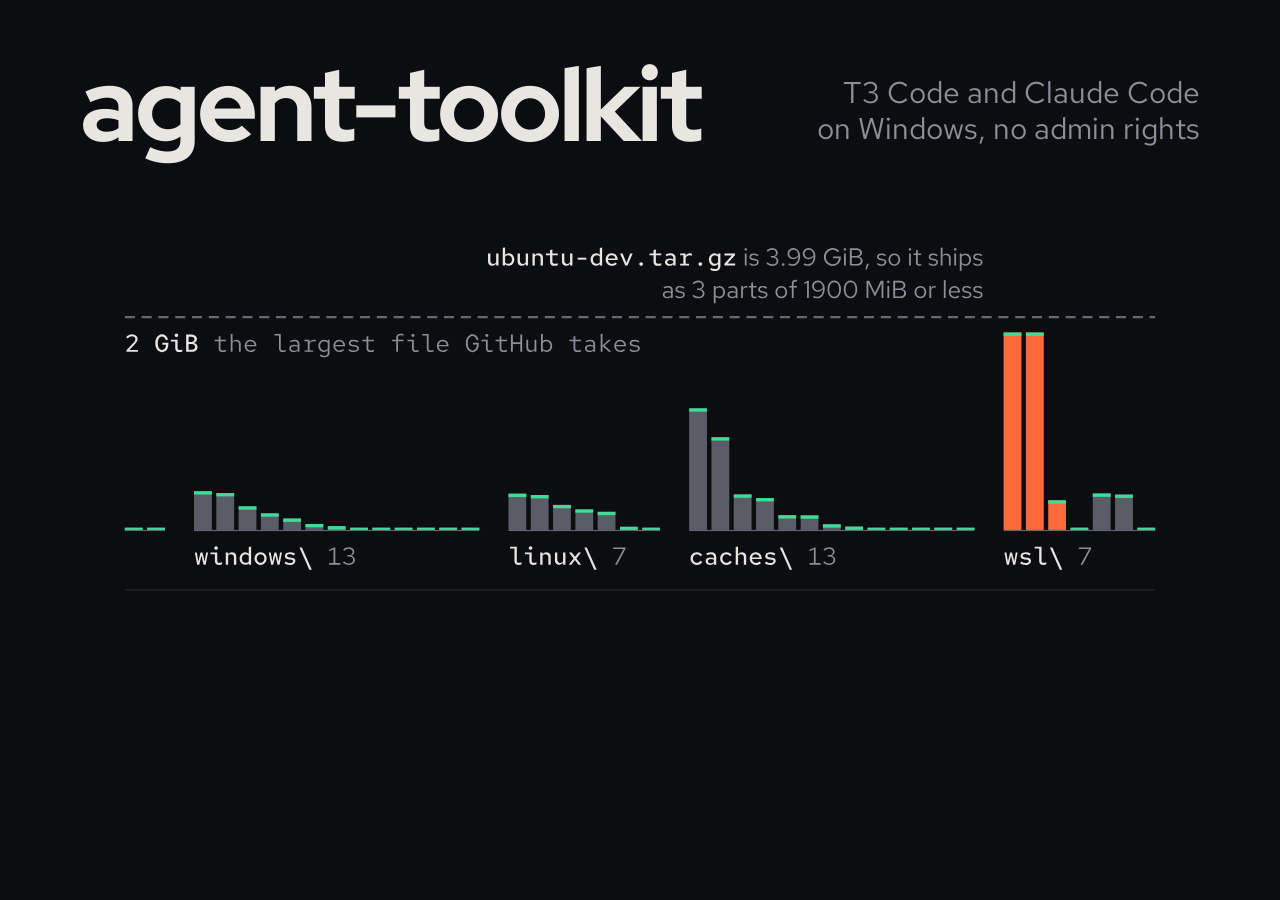
<file: docs/card.html>
<!DOCTYPE html>
<!-- The GitHub social preview, 1280 x 640. Screenshot it at that size in a headless browser,
     served over HTTP so the fonts load, to docs/assets/social.png.
     It shows the finished frame of the README's load plan (assets/plan-dark.svg) under the name.
     The SVG is inlined so its animation can be switched off; the crop drops its header and readout. -->
<html lang="en">
<head>
<meta charset="UTF-8">
<style>
  @font-face { font-family: "Red Hat Display"; font-weight: 300 900; src: url(fonts/red-hat-display-latin.woff2) format("woff2"); }
  @font-face { font-family: "Red Hat Text"; font-weight: 300 700; src: url(fonts/red-hat-text-latin.woff2) format("woff2"); }
  html, body { margin: 0; width: 1280px; height: 640px; background: #0C0D10; overflow: hidden; }
  body { box-sizing: border-box; padding: 58px 80px 0; display: flex; flex-direction: column; gap: 14px; }
  .row { display: flex; align-items: flex-end; justify-content: space-between; gap: 40px; }
  h1 { margin: 0; font: 800 104px/.9 "Red Hat Display", sans-serif; color: #E8E6E1; letter-spacing: -0.03em; }
  p { margin: 0 0 6px; font: 400 30px/1.2 "Red Hat Text", sans-serif; color: #8A8F99; text-align: right; }
  #plan svg { display: block; width: 1120px; height: auto; }
  #plan svg > rect:first-of-type { display: none; }
  #plan svg * { animation: none !important; }
  #plan svg .ghost { display: none; }
</style>
</head>
<body>
  <div class="row"><h1>agent-toolkit</h1><p>T3 Code and Claude Code<br>on Windows, no admin rights</p></div>
  <div id="plan"></div>
  <script>
    fetch('assets/plan-dark.svg').then(function (r) { return r.text(); }).then(function (t) {
      var box = document.getElementById('plan');
      box.innerHTML = t;
      var svg = box.querySelector('svg'), w = +svg.getAttribute('width'), h = +svg.getAttribute('height');
      svg.setAttribute('viewBox', '0 150 ' + w + ' ' + (h - 150 - 66));   // from the top of the overshoot to the group labels
      svg.removeAttribute('width'); svg.removeAttribute('height');
    });
  </script>
</body>
</html>
</file>
<file: docs/styles.css>
/* agent-toolkit project page. The page is the load plan and manifest of one weekly release: every asset
   drawn to scale under GitHub's 2 GiB limit. Colours are the RFS Nightshift and Dayshift values;
   everything else is this page's own. Decisions: DESIGN.md. */

@font-face { font-family: "Red Hat Display"; font-weight: 300 900; font-display: swap; src: url(fonts/red-hat-display-latin.woff2) format("woff2"); }
@font-face { font-family: "Red Hat Text"; font-weight: 300 700; font-display: swap; src: url(fonts/red-hat-text-latin.woff2) format("woff2"); }
@font-face { font-family: "Red Hat Mono"; font-weight: 300 700; font-display: swap; src: url(fonts/red-hat-mono-latin.woff2) format("woff2"); }

/* ---------- tokens ---------- */
:root {
  /* RFS Nightshift */
  --bg: #0C0D10; --surface: #13151A; --raised: #1A1D24; --code: #070809;
  --line: #262A33; --line-strong: #636872; --ink: #E8E6E1; --mute: #8A8F99;
  --ember: #FF6A3D; --ember-hover: #FC7951; --ember-press: #F98864; --on-ember: #0C0D10;
  --amber: #FFC247; --mint: #3DDC97; --rasp: #F06292;
  --col: color-mix(in srgb, var(--mute) 62%, transparent);
  color-scheme: dark;

  --display: "Red Hat Display", system-ui, sans-serif;
  --text: "Red Hat Text", system-ui, sans-serif;
  --mono: "Red Hat Mono", ui-monospace, "Cascadia Mono", Consolas, monospace;

  /* Type: 16px @360 -> 18px @1440, ratio 1.2 -> 1.333 (scale.mjs) */
  --step-4: clamp(2.0736rem, 1.5808rem + 2.1902vw, 3.552rem);
  --step-3: clamp(1.728rem, 1.4158rem + 1.3877vw, 2.6647rem);
  --step-2: clamp(1.44rem, 1.2537rem + 0.8281vw, 1.999rem);
  --step-1: clamp(1.2rem, 1.1001rem + 0.4439vw, 1.4996rem);
  --step-0: clamp(1rem, 0.9583rem + 0.1852vw, 1.125rem);
  --step--1: clamp(0.8333rem, 0.8298rem + 0.0157vw, 0.844rem);

  --space-3xs: clamp(0.25rem, 0.2396rem + 0.0463vw, 0.2813rem);
  --space-2xs: clamp(0.5rem, 0.4792rem + 0.0926vw, 0.5625rem);
  --space-xs: clamp(0.75rem, 0.7188rem + 0.1389vw, 0.8438rem);
  --space-s: clamp(1rem, 0.9583rem + 0.1852vw, 1.125rem);
  --space-m: clamp(1.5rem, 1.4375rem + 0.2778vw, 1.6875rem);
  --space-l: clamp(2rem, 1.9167rem + 0.3704vw, 2.25rem);
  --space-xl: clamp(3rem, 2.875rem + 0.5556vw, 3.375rem);
  --space-m-xl: clamp(1.5rem, 0.875rem + 2.7778vw, 3.375rem);
  --space-l-2xl: clamp(2rem, 1.1667rem + 3.7037vw, 4.5rem);
  --space-xl-3xl: clamp(3rem, 1.75rem + 5.5556vw, 6.75rem);

  --wrap: 1200px; --gutter: clamp(1.25rem, 4vw, 2.5rem);
  --r: 8px; --r-s: 5px;
  --ease: cubic-bezier(.2, .7, .2, 1);
}
/* RFS Dayshift */
:root[data-theme="dayshift"] {
  --bg: #F6F5F2; --surface: #FFFFFF; --raised: #ECEAE4; --code: #FFFFFF;
  --line: #D6D3CB; --line-strong: #89867F; --ink: #1A1B1E; --mute: #666A73;
  --ember: #C03B0A; --ember-hover: #AC370C; --ember-press: #98330F; --on-ember: #FFFFFF;
  --amber: #925F00; --mint: #15794D; --rasp: #B0306A;
  --col: color-mix(in srgb, var(--line-strong) 75%, transparent);
  color-scheme: light;
}
@media (prefers-color-scheme: light) {
  :root:not([data-theme="nightshift"]) {
    --bg: #F6F5F2; --surface: #FFFFFF; --raised: #ECEAE4; --code: #FFFFFF;
    --line: #D6D3CB; --line-strong: #89867F; --ink: #1A1B1E; --mute: #666A73;
    --ember: #C03B0A; --ember-hover: #AC370C; --ember-press: #98330F; --on-ember: #FFFFFF;
    --amber: #925F00; --mint: #15794D; --rasp: #B0306A;
    --col: color-mix(in srgb, var(--line-strong) 75%, transparent);
    color-scheme: light;
  }
}

/* ---------- base ---------- */
* { box-sizing: border-box; }
html { background: var(--bg); -webkit-text-size-adjust: 100%; }
@media (prefers-reduced-motion: no-preference) { html { scroll-behavior: smooth; } }
body { margin: 0; background: var(--bg); color: var(--ink); font: 400 var(--step-0)/1.6 var(--text); -webkit-font-smoothing: antialiased; }
::selection { background: color-mix(in srgb, var(--ember) 32%, transparent); color: var(--ink); }
:focus-visible { outline: 2px solid var(--ember); outline-offset: 3px; border-radius: 2px; }
a { color: inherit; text-decoration: underline; text-decoration-color: var(--line-strong); text-decoration-thickness: 1px; text-underline-offset: .22em; }
@media (hover: hover) { a:hover { text-decoration-color: var(--ember); } }
code, pre, kbd { font-family: var(--mono); font-size: .88em; }
:not(pre) > code { background: var(--raised); border-radius: 4px; padding: .06em .34em; overflow-wrap: anywhere; }
pre { margin: 0; background: var(--code); border: 1px solid var(--line); border-radius: var(--r); padding: var(--space-s) var(--space-m); overflow-x: auto; line-height: 1.6; font-size: .84rem; }
pre code { font-size: inherit; }
h1, h2, h3 { font-family: var(--display); margin: 0; text-wrap: balance; }
h2 { font-size: var(--step-4); font-weight: 800; line-height: 1; letter-spacing: -0.018em; margin-bottom: var(--space-m); }
h3 { font-size: var(--step-1); font-weight: 700; line-height: 1.2; letter-spacing: -0.005em; }
p { margin: 0 0 var(--space-s); text-wrap: pretty; }
strong { font-weight: 700; }
.wrap { max-width: calc(var(--wrap) + 2 * var(--gutter)); margin: 0 auto; padding: 0 var(--gutter); }
.sr-only { position: absolute; width: 1px; height: 1px; padding: 0; margin: -1px; overflow: hidden; clip: rect(0 0 0 0); white-space: nowrap; border: 0; }
.skip { position: absolute; left: var(--space-s); top: -100px; z-index: 20; background: var(--surface); padding: var(--space-2xs) var(--space-s); border: 1px solid var(--line-strong); border-radius: var(--r-s); }
.skip:focus { top: var(--space-xs); }
section { scroll-margin-top: var(--space-m); }

/* ---------- header ---------- */
.top .wrap { display: flex; align-items: center; gap: var(--space-m); min-height: 64px; }
.top .name { font: 600 1.06rem/1 var(--mono); letter-spacing: -0.01em; text-decoration: none; margin-right: auto; display: inline-flex; align-items: center; min-height: 44px; }
.top nav { display: flex; gap: var(--space-m); }
.top nav a { color: var(--mute); text-decoration: none; font-size: .95rem; display: inline-flex; align-items: center; min-height: 44px; }
@media (hover: hover) { .top nav a:hover { color: var(--ink); } }
.theme { font: 500 .85rem/1 var(--mono); color: var(--mute); background: none; border: 1px solid var(--line-strong); border-radius: 99px;
  min-height: 36px; padding: 0 .85rem; display: inline-flex; gap: .65rem; align-items: center; cursor: pointer; }
.theme .t-night { color: var(--ink); }
:root[data-theme="dayshift"] .theme .t-night { color: inherit; } :root[data-theme="dayshift"] .theme .t-day { color: var(--ink); }
@media (prefers-color-scheme: light) { :root:not([data-theme="nightshift"]) .theme .t-night { color: inherit; } :root:not([data-theme="nightshift"]) .theme .t-day { color: var(--ink); } }
@media (hover: hover) { .theme:hover { border-color: var(--ink); } }
@media (max-width: 860px) { .top nav { display: none; } }

/* ---------- hero: the intro sits in the load plan's headroom ---------- */
.hero { padding: var(--space-m) 0 0; --cap: clamp(8.5rem, 2.6rem + 12.5vw, 13.5rem); --cg: 2px; --gg: 7px; }
@media (min-width: 700px) { .hero { --cg: 3px; --gg: 14px; } }
@media (min-width: 1100px) { .hero { --cg: 4px; --gg: 18px; } }
.hero .wrap { display: grid; }
.intro { position: relative; z-index: 2; padding-bottom: var(--space-l); }
.hero h1 { font-size: clamp(2.2rem, 1rem + 4.15vw, 4.35rem); font-weight: 800; line-height: .98; letter-spacing: -0.028em; max-width: 13em; }
.lede { font-size: clamp(1rem, .93rem + .33vw, 1.25rem); line-height: 1.5; color: var(--mute); margin: var(--space-m) 0 var(--space-m); max-width: 34em; }
.lede, .lede * { text-wrap: pretty; }
.acts { display: flex; flex-wrap: wrap; align-items: center; gap: var(--space-xs) var(--space-m); margin: 0; }
.get { display: inline-flex; align-items: center; min-height: 48px; padding: 0 1.25rem; border-radius: var(--r-s); background: var(--ember); color: var(--on-ember);
  font: 700 1rem/1 var(--text); text-decoration: none; transition: background-color .15s; }
@media (hover: hover) { .get:hover { background: var(--ember-hover); } }
.get:active { background: var(--ember-press); }
.how { display: inline-flex; align-items: center; min-height: 44px; font-weight: 500; }
/* the release's shipping label: top right on a desktop, a row under the intro on a phone */
.plan { order: 2; }
.label { order: 3; margin: var(--space-l) 0 0; display: grid; grid-template-columns: repeat(2, minmax(0, 1fr)); gap: var(--space-xs) var(--space-m); }
.label div { border-top: 1px solid var(--line); padding-top: var(--space-2xs); }
.label dt { font: 400 var(--step--1)/1.3 var(--mono); color: var(--mute); }
.label dd { margin: .15rem 0 0; font: 500 var(--step--1)/1.35 var(--mono); }
.label .big dd { font: 900 var(--step-4)/1 var(--display); letter-spacing: -0.03em; font-variant-numeric: tabular-nums; margin-top: .3rem; }
.label .big small { font: 500 var(--step-0)/1 var(--mono); letter-spacing: 0; color: var(--mute); }
@media (min-width: 900px) {
  .hero .wrap { grid-template-columns: minmax(0, 7fr) minmax(0, 4fr); column-gap: var(--space-l-2xl); }
  .intro { grid-column: 1; grid-row: 1; }
  /* clear of the split file, which grows (head - 1) x cap above the 2 GiB line */
  .label { grid-column: 2; grid-row: 1; align-self: start; justify-self: end; width: min(100%, 19rem); grid-template-columns: 1fr; gap: var(--space-xs);
    margin: var(--space-2xs) 0 calc((var(--head) - 1) * var(--cap) + var(--space-l)); }
  .label div { display: flex; justify-content: space-between; align-items: baseline; gap: var(--space-s); }
  .label dd { margin: 0; text-align: right; }
  .label .big dd { margin: 0; font-size: var(--step-3); }
  .plan { grid-column: 1 / -1; grid-row: 2; order: 0; }
}

/* ---------- the load plan ---------- */
.plan { margin: 0; }
.stage { display: grid; grid-template-rows: [head] calc((var(--head) - 1) * var(--cap)) [cap] var(--cap) [groups] auto;
  column-gap: var(--cg); position: relative; pointer-events: none; }
@media (min-width: 900px) { .stage { margin-top: calc(-1 * (var(--head) - 1) * var(--cap)); } }
/* the 2 GiB line */
.stage::before { content: ""; grid-row: cap; grid-column: 1 / -1; align-self: start; border-top: 2px dashed var(--line-strong); margin-top: -1px; z-index: 1; }
.limit { grid-row: cap; grid-column: 1 / -1; align-self: start; justify-self: start; margin: .5rem 0 0; font: 400 var(--step--1)/1.3 var(--mono); color: var(--mute); }
.limit > span:first-child { color: var(--ink); font-weight: 500; }
.limit { display: grid; grid-template-columns: auto auto; column-gap: .6em; }
.limit .std, .limit .over { grid-column: 2; grid-row: 1; }
.limit .over { color: var(--rasp); font-weight: 500; opacity: 0; }
.note { grid-row: head; align-self: end; justify-self: end; text-align: right; max-width: 16.5rem; margin: 0 .7rem .7rem 0; font-size: var(--step--1); line-height: 1.4; color: var(--mute); }
.note b { font: 500 1em/1 var(--mono); color: var(--ink); }
.cols, .groups { display: contents; }
.cols > li, .groups > li { display: block; list-style: none; }
.col { grid-row: cap; align-self: end; position: relative; height: max(2px, calc(var(--h) * var(--cap))); background: var(--col);
  box-shadow: inset 0 3px 0 var(--mint); transform-origin: 50% 100%; pointer-events: auto; cursor: crosshair; transition: background-color .15s; }
.col.part { background: var(--ember); }
/* the pointer catches a column anywhere in its slot, so 2px files are still easy to pick */
.col::before { content: ""; position: absolute; left: calc(var(--cg) / -2); right: calc(var(--cg) / -2); bottom: 0; height: var(--cap); }
.col.sel { background: var(--ink); }
@media (hover: hover) { .col:hover { background: var(--ink); } }
/* where the distro stood before it was cut */
.ghost { grid-row: head / groups; align-self: end; height: calc((var(--hw) - var(--h1)) * var(--cap)); margin-bottom: calc(var(--h1) * var(--cap));
  border: 1px dashed var(--line-strong); border-bottom: 0; position: relative; }
.ghost i { position: absolute; left: -5px; right: -5px; bottom: calc(var(--at) * var(--cap)); border-top: 2px solid var(--ember); }
.groups li { grid-row: groups; border-top: 1px solid var(--line-strong); padding-top: .5rem; font: 400 var(--step--1)/1.2 var(--mono); color: var(--mute); white-space: nowrap; min-width: 0; }
.groups b { font-weight: 500; color: var(--ink); }
.groups li { overflow: hidden; }
@media (max-width: 699px) { .groups li { font-size: .75rem; } .groups li span { display: none; } .groups li:first-child b { visibility: hidden; } }
.stage:focus-visible { outline-offset: 6px; }

.plan-foot { margin-top: var(--space-s); }
.readout { font: 500 var(--step--1)/1.45 var(--mono); margin: 0; min-height: 2.9em; overflow-wrap: anywhere; }
.readout .ok { color: var(--mint); }
.readout .bad { color: var(--rasp); }
.readout .m { color: var(--mute); font-weight: 400; }
.plan figcaption { display: flex; flex-wrap: wrap; align-items: center; gap: var(--space-xs) var(--space-m); margin-top: var(--space-s); padding-top: var(--space-s); border-top: 1px solid var(--line);
  font-size: var(--step--1); color: var(--mute); line-height: 1.5; }
.plan figcaption span { flex: 1 1 30rem; }
.replay { font: 500 var(--step--1)/1 var(--mono); color: var(--ink); background: none; border: 1px solid var(--line-strong); border-radius: var(--r-s); min-height: 40px; padding: 0 .9rem; cursor: pointer; }
@media (hover: hover) { .replay:hover { border-color: var(--ember); } }
.replay:active { background: var(--raised); }

/* the replay: pack, grow the distro through the line, cut it, then seal every top in turn */
@media (prefers-reduced-motion: no-preference) {
  .plan.run .col { animation: grow .45s var(--ease) both, seal .15s linear both; animation-delay: calc(var(--i) * 18ms), calc(3s + var(--i) * 25ms); }
  .plan.run .col.part { animation: grow-part calc(var(--h) * .5s) linear both, slide .5s var(--ease) both, seal .15s linear both;
    animation-delay: calc(.9s + var(--dy) * .5s), 2.3s, calc(3s + var(--i) * 25ms); }
  .plan.run .stage::before { animation: breach .95s step-end; animation-delay: 1.4s; }
  .plan.run .limit .over { animation: shown .95s step-end; animation-delay: 1.4s; }
  .plan.run .limit .std { animation: hidden .95s step-end; animation-delay: 1.4s; }
  .plan.run .ghost { animation: ghost .4s linear both; animation-delay: 2.5s; }
}
@keyframes grow { from { scale: 1 0; } }
@keyframes grow-part { from { scale: 1 0; } }
@keyframes slide { from { translate: calc(var(--dx) * -1 * (100% + var(--cg))) calc(var(--dy) * -1 * var(--cap)); } }
@keyframes seal { from { box-shadow: inset 0 3px 0 transparent; } }
@keyframes breach { 0% { border-top-color: var(--rasp); border-top-style: solid; } 100% { border-top-color: var(--line-strong); } }
@keyframes ghost { from { opacity: 0; } }
@keyframes hidden { 0% { opacity: 0; } 100% { opacity: 1; } }
@keyframes shown { 0% { opacity: 1; } 100% { opacity: 0; } }

/* ---------- sections ---------- */
.install, .where, .whats, .why, .build, .tested { padding: var(--space-xl-3xl) 0 0; }
.foot { margin-top: var(--space-xl-3xl); }

/* install: numbered steps on the left, the real log on the right */
.install-grid { display: grid; grid-template-columns: minmax(0, 1fr); gap: var(--space-l-2xl); }
@media (min-width: 1000px) { .install-grid { grid-template-columns: minmax(0, 1.08fr) minmax(0, 1fr); align-items: start; } }
.steps { list-style: none; margin: 0; padding: 0; counter-reset: step; }
.steps > li { counter-increment: step; position: relative; padding: 0 0 var(--space-m) 3.1rem; }
.steps > li::before { content: counter(step, decimal-leading-zero); position: absolute; left: 0; top: .1em; font: 500 var(--step-0)/1.2 var(--mono); color: var(--mute); }
.steps > li + li { border-top: 1px solid var(--line); padding-top: var(--space-m); }
.steps > li + li::before { top: calc(var(--space-m) + .1em); }
.steps h3 { margin-bottom: var(--space-2xs); }
.steps p { color: var(--mute); margin: var(--space-2xs) 0 0; max-width: 36em; }
.steps p code { color: var(--ink); }
.cmd { display: flex; align-items: stretch; background: var(--code); border: 1px solid var(--line-strong); border-radius: var(--r-s); overflow: hidden; margin-top: var(--space-2xs); }
.cmd code { flex: 1; display: block; min-width: 0; padding: .72rem .9rem; font-size: .84rem; line-height: 1.5; white-space: pre; overflow-x: auto; overflow-wrap: normal; background: none; border-radius: 0; }
.copy { font: 500 .8rem/1 var(--mono); color: var(--mute); background: var(--raised); border: 0; border-left: 1px solid var(--line-strong); padding: 0 1rem; min-width: 5.2rem; min-height: 44px; cursor: pointer; }
@media (hover: hover) { .copy:hover { color: var(--ink); } }
.copy:active { background: var(--line); }
.tabs { display: flex; gap: var(--space-3xs); margin: var(--space-xs) 0 0; }
.tabs [role="tab"] { font: 500 .88rem/1 var(--mono); color: var(--mute); background: none; border: 1px solid var(--line); border-radius: var(--r-s); min-height: 40px; padding: 0 .95rem; cursor: pointer; }
.tabs [aria-selected="true"] { color: var(--ink); border-color: var(--ink); }
@media (hover: hover) { .tabs [role="tab"]:hover { color: var(--ink); } }
.pane[hidden] { display: none; }

.log { margin: 0; }
.log figcaption { font-size: var(--step--1); color: var(--mute); margin-bottom: var(--space-xs); line-height: 1.5; max-width: 42em; }
.log figcaption code, .plan figcaption code { font-size: .95em; white-space: nowrap; overflow-wrap: normal; }
.log pre { font-size: .78rem; line-height: 1.62; white-space: pre-wrap; overflow-wrap: anywhere; }
.log .h { color: var(--mute); }
.log .ok { color: var(--mint); }
.log .w { color: var(--amber); }
.log .cut { color: var(--mute); font-style: italic; }

/* where it goes, and what's pinned: a heading with its note beside it */
.whats-head, .where-head { display: grid; gap: var(--space-xs) var(--space-l-2xl); align-items: end; margin-bottom: var(--space-l); }
.whats-head h2, .where-head h2 { margin: 0; }
.whats-head p, .where-head p { color: var(--mute); margin: 0; max-width: 34em; }
@media (min-width: 900px) { .whats-head, .where-head { grid-template-columns: auto 1fr; } }
.paths tbody th { white-space: nowrap; }
.paths td { color: var(--mute); }
.paths td code { color: var(--ink); overflow-wrap: break-word; }
.where-foot { color: var(--mute); max-width: 44em; margin: 0; }
.where-foot code { color: var(--ink); }
@media (max-width: 600px) { .paths tbody th { white-space: normal; } }
.vdi { margin-top: var(--space-l-2xl); }
.vdi h3 { margin-bottom: var(--space-2xs); }
.vdi > p { color: var(--mute); max-width: 44em; margin: 0 0 var(--space-s); }
.vdi .plain { max-width: 52em; }
.vdi code { color: var(--ink); white-space: nowrap; }
.whats-grid { display: grid; gap: var(--space-l-2xl); }
@media (min-width: 900px) { .whats-grid { grid-template-columns: minmax(0, 1fr) minmax(0, 1fr); } }
table { width: 100%; border-collapse: collapse; font-size: .95rem; }
th, td { text-align: left; vertical-align: top; padding: .62rem .9rem .62rem 0; border-bottom: 1px solid var(--line); }
thead th { font: 500 var(--step--1)/1.2 var(--mono); color: var(--mute); border-bottom-color: var(--line-strong); }
tbody th { font-weight: 500; }
.pins tbody th { white-space: nowrap; }
td code, th code { background: none; padding: 0; font-size: .9em; }
.n { text-align: right; font-variant-numeric: tabular-nums; white-space: nowrap; }
.pins td code { color: var(--ink); }
.qtys { list-style: none; margin: 0 0 var(--space-m); padding: 0; }
.qtys li { display: grid; grid-template-columns: 5.2ch 1fr; gap: var(--space-s); align-items: baseline; padding: var(--space-xs) 0; border-bottom: 1px solid var(--line); }
.qty { font: 900 var(--step-3)/1 var(--display); letter-spacing: -0.03em; font-variant-numeric: tabular-nums; text-align: right; }
.qtys span { color: var(--mute); }
.qtys strong { color: var(--ink); font-weight: 700; }
.bundle > p { color: var(--mute); }
.bundle > p strong { color: var(--ink); }
.more { border-top: 1px solid var(--line); margin-top: var(--space-l); padding-top: var(--space-s); }
.more + .more { margin-top: 0; }
.more summary { cursor: pointer; font: 700 var(--step-0)/1.3 var(--display); min-height: 44px; display: flex; align-items: center; gap: .6rem; list-style: none; }
.more summary::-webkit-details-marker { display: none; }
.more summary::before { content: "+"; font: 500 1.1rem/1 var(--mono); color: var(--mute); width: 1ch; }
.more[open] summary::before { content: "\2212"; }
.more > p { color: var(--mute); max-width: 44em; margin-top: var(--space-2xs); }
.scroll { overflow-x: auto; margin-bottom: var(--space-m); }
.assets { font-size: .84rem; }
.assets td:first-child code { white-space: nowrap; }
.sha { color: var(--mute); word-break: break-all; }
.mcp p { margin: 0 0 var(--space-xs); color: var(--mute); }
.mcp b { color: var(--ink); font-weight: 600; }
.mcp .k { display: inline-block; min-width: 7.5rem; font: 500 var(--step--1)/1 var(--mono); color: var(--ink); }

/* why: one statement */
.statement { font: 700 var(--step-2)/1.3 var(--display); letter-spacing: -0.012em; max-width: 30em; margin-bottom: var(--space-l); }
.why-rest { display: grid; gap: var(--space-s) var(--space-l-2xl); color: var(--mute); }
@media (min-width: 900px) { .why-rest { grid-template-columns: 1fr minmax(0, 1.1fr) 1fr; align-items: start; } }
.why-rest p { margin: 0; }
.why-rest pre { color: var(--ink); }

/* how it's built: an itinerary */
.build-lede { color: var(--mute); max-width: 40em; margin-bottom: var(--space-l); }
.route { list-style: none; margin: 0; padding: 0; border-top: 1px solid var(--line-strong); }
.route li { display: grid; gap: var(--space-2xs) var(--space-l-2xl); padding: var(--space-m) 0; border-bottom: 1px solid var(--line); }
@media (min-width: 800px) { .route li { grid-template-columns: 14rem 1fr; } }
.when { margin: 0; font: 400 var(--step--1)/1.4 var(--mono); color: var(--mute); }
.when b { display: block; font: 500 var(--step-0)/1.3 var(--mono); color: var(--ink); }
.route h3 { margin-bottom: var(--space-2xs); }
.route p { color: var(--mute); margin: 0; max-width: 38em; }

/* tested on and known issues */
.tested .wrap { display: grid; gap: var(--space-l-2xl); }
@media (min-width: 900px) { .tested .wrap { grid-template-columns: 1fr 1fr; } }
.tested h2 { font-size: var(--step-3); }
.plain { margin: 0; padding: 0; list-style: none; }
.plain li { padding: var(--space-xs) 0; border-top: 1px solid var(--line); color: var(--mute); }
.plain li strong { color: var(--ink); }

/* footer */
.foot { border-top: 1px solid var(--line); padding: var(--space-l) 0 var(--space-xl); font-size: var(--step--1); color: var(--mute); }
.foot .wrap { display: flex; flex-wrap: wrap; justify-content: space-between; gap: var(--space-xs) var(--space-l); }
.foot p { margin: 0; max-width: 46em; }
.foot a { display: inline-block; padding: .55rem 0; }

@media print {
  .top nav, .theme, .replay, .copy, .skip { display: none; }
  .plan.run .col { animation: none; }
}

/* phones: commands wrap at their spaces and the copy button sits under them */
@media (max-width: 600px) {
  .steps > li { padding-left: 2.4rem; }
  .cmd { flex-direction: column; }
  .cmd code { white-space: pre-wrap; overflow-wrap: anywhere; overflow-x: visible; }
  .cmd .copy { border-left: 0; border-top: 1px solid var(--line-strong); min-height: 40px; }
}
</file>
